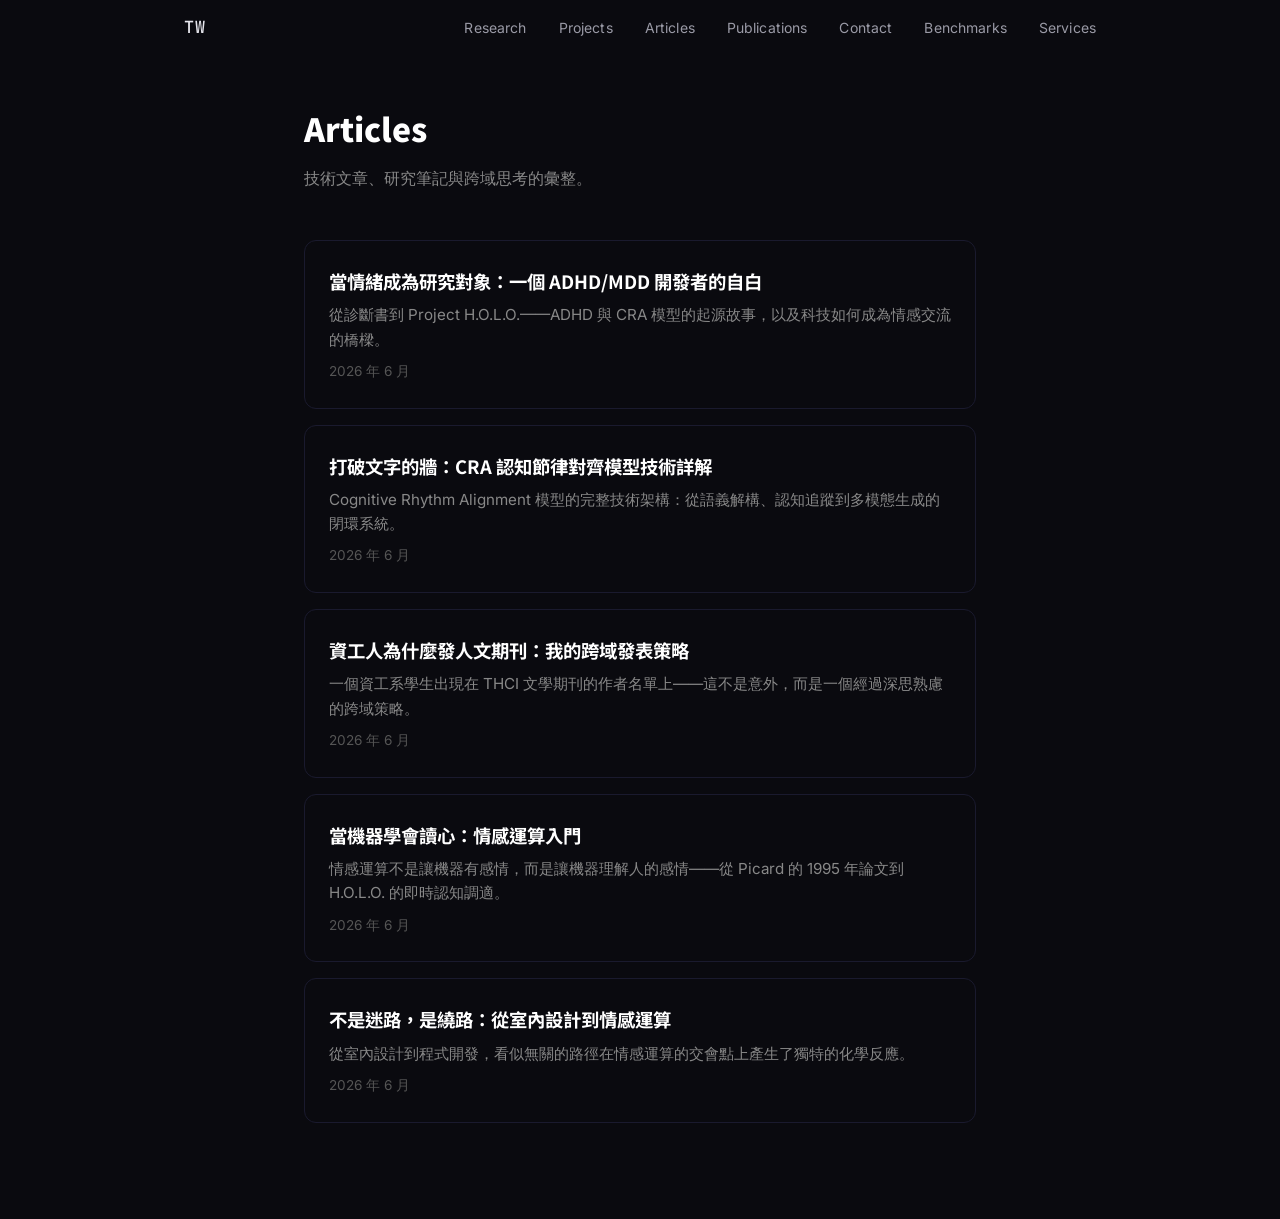
<file: articles/index.html>
<!DOCTYPE html>
<html lang="zh-Hant">
<head>
    <meta charset="UTF-8">
    <meta name="viewport" content="width=device-width, initial-scale=1.0">
    <title>Articles — 柯德瑋 Te-Wei Ko</title>
    <meta name="description" content="柯德瑋的技術文章與研究筆記：從 ADHD/MDD 開發者自白、CRA 模型詳解、跨域發表策略到情感運算入門。">
    <link rel="stylesheet" href="../css/style.css">
    <link rel="preconnect" href="https://fonts.googleapis.com">
    <link rel="preconnect" href="https://fonts.gstatic.com" crossorigin>
    <link href="https://fonts.googleapis.com/css2?family=Inter:wght@300;400;500;600;700;800&family=Noto+Sans+TC:wght@300;400;500;700;900&family=JetBrains+Mono:wght@400;500&display=swap" rel="stylesheet">
    <style>
        .article-list-page { padding-top: 100px; min-height: 100vh; background: #0a0a0f; color: #e0e0e0; }
        .article-list-container { max-width: 720px; margin: 0 auto; padding: 0 24px 80px; }
        .article-list-title { font-family: 'Noto Sans TC', sans-serif; font-size: 2rem; font-weight: 900; color: #fff; margin-bottom: 8px; }
        .article-list-desc { color: #888; margin-bottom: 48px; }
        .article-card { display: block; padding: 24px; margin-bottom: 16px; border: 1px solid #1a1a2e; border-radius: 12px; text-decoration: none; color: inherit; transition: border-color 0.2s, background 0.2s; }
        .article-card:hover { border-color: #6c5ce7; background: rgba(108,92,231,0.04); }
        .article-card h3 { font-family: 'Noto Sans TC', sans-serif; font-size: 1.15rem; font-weight: 700; color: #fff; margin-bottom: 6px; }
        .article-card p { color: #888; font-size: 0.95rem; line-height: 1.6; }
        .article-card .date { color: #555; font-size: 0.85rem; margin-top: 8px; }
    </style>
</head>
<body>

    <nav class="nav" id="nav">
        <div class="nav-inner">
            <a href="../index.html" class="nav-logo">TW</a>
            <div class="nav-links" id="nav-links">
                <a href="../index.html#research" class="nav-link">Research</a>
                <a href="../index.html#projects" class="nav-link">Projects</a>
                <a href="index.html" class="nav-link">Articles</a>
                <a href="../publications/" class="nav-link">Publications</a>
                <a href="../index.html#contact" class="nav-link">Contact</a>
                <a href="../benchmarks/" class="nav-link">Benchmarks</a>
                <a href="../services/" class="nav-link">Services</a>
            </div>
            <button class="nav-toggle" id="nav-toggle" aria-label="Menu">
                <span></span><span></span>
            </button>
        </div>
    </nav>

    <main class="article-list-page">
        <div class="article-list-container">
            <h1 class="article-list-title">Articles</h1>
            <p class="article-list-desc">技術文章、研究筆記與跨域思考的彙整。</p>

            <a href="emotion-research.html" class="article-card">
                <h3>當情緒成為研究對象：一個 ADHD/MDD 開發者的自白</h3>
                <p>從診斷書到 Project H.O.L.O.——ADHD 與 CRA 模型的起源故事，以及科技如何成為情感交流的橋樑。</p>
                <div class="date">2026 年 6 月</div>
            </a>

            <a href="cra-model.html" class="article-card">
                <h3>打破文字的牆：CRA 認知節律對齊模型技術詳解</h3>
                <p>Cognitive Rhythm Alignment 模型的完整技術架構：從語義解構、認知追蹤到多模態生成的閉環系統。</p>
                <div class="date">2026 年 6 月</div>
            </a>

            <a href="cross-domain-papers.html" class="article-card">
                <h3>資工人為什麼發人文期刊：我的跨域發表策略</h3>
                <p>一個資工系學生出現在 THCI 文學期刊的作者名單上——這不是意外，而是一個經過深思熟慮的跨域策略。</p>
                <div class="date">2026 年 6 月</div>
            </a>

            <a href="affective-computing.html" class="article-card">
                <h3>當機器學會讀心：情感運算入門</h3>
                <p>情感運算不是讓機器有感情，而是讓機器理解人的感情——從 Picard 的 1995 年論文到 H.O.L.O. 的即時認知調適。</p>
                <div class="date">2026 年 6 月</div>
            </a>

            <a href="cross-domain-path.html" class="article-card">
                <h3>不是迷路，是繞路：從室內設計到情感運算</h3>
                <p>從室內設計到程式開發，看似無關的路徑在情感運算的交會點上產生了獨特的化學反應。</p>
                <div class="date">2026 年 6 月</div>
            </a>
        </div>
    </main>

</body>
</html>
</file>
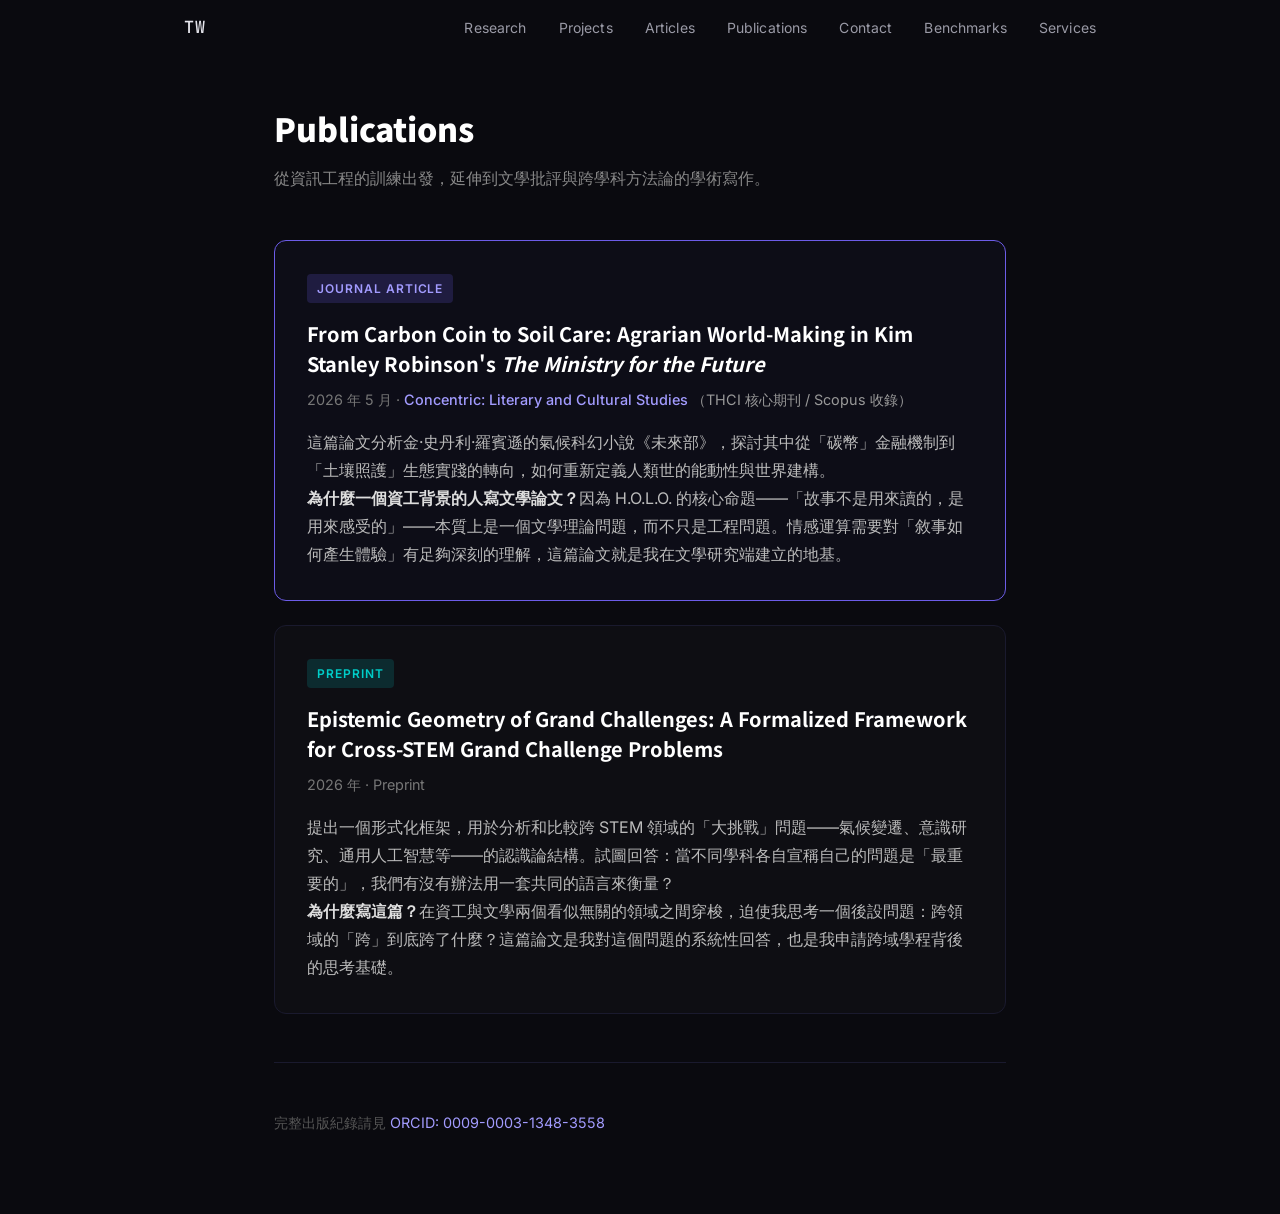
<file: publications/index.html>
<!DOCTYPE html>
<html lang="zh-Hant">
<head>
    <meta charset="UTF-8">
    <meta name="viewport" content="width=device-width, initial-scale=1.0">
    <title>Publications — 柯德瑋 Te-Wei Ko</title>
    <meta name="description" content="柯德瑋的學術出版：文學文化研究、跨學科方法論。">
    <link rel="stylesheet" href="../css/style.css">
    <link rel="preconnect" href="https://fonts.googleapis.com">
    <link rel="preconnect" href="https://fonts.gstatic.com" crossorigin>
    <link href="https://fonts.googleapis.com/css2?family=Inter:wght@300;400;500;600;700;800&family=Noto+Sans+TC:wght@300;400;500;700;900&family=JetBrains+Mono:wght@400;500&display=swap" rel="stylesheet">
    <style>
        .pub-page { padding-top: 100px; min-height: 100vh; background: #0a0a0f; color: #e0e0e0; }
        .pub-container { max-width: 780px; margin: 0 auto; padding: 0 24px 80px; }
        .pub-title { font-family: 'Noto Sans TC', sans-serif; font-size: 2rem; font-weight: 900; color: #fff; margin-bottom: 8px; }
        .pub-desc { color: #888; margin-bottom: 48px; }
        .pub-card { border: 1px solid #1a1a2e; border-radius: 12px; padding: 32px; margin-bottom: 24px; background: rgba(255,255,255,0.015); }
        .pub-card.featured { border-color: #6c5ce7; background: rgba(108,92,231,0.03); }
        .pub-type { display: inline-block; font-size: 0.75rem; font-weight: 600; text-transform: uppercase; letter-spacing: 0.08em; padding: 4px 10px; border-radius: 4px; margin-bottom: 16px; }
        .pub-type.journal { background: rgba(108,92,231,0.2); color: #a29bfe; }
        .pub-type.preprint { background: rgba(0,206,209,0.15); color: #00cec9; }
        .pub-card h2 { font-family: 'Noto Sans TC', sans-serif; font-size: 1.25rem; font-weight: 700; color: #fff; line-height: 1.5; margin-bottom: 8px; }
        .pub-meta { font-size: 0.9rem; color: #777; margin-bottom: 16px; }
        .pub-meta span { color: #999; }
        .pub-meta .journal-name { color: #a29bfe; font-weight: 500; }
        .pub-context { font-size: 1rem; line-height: 1.75; color: #bbb; }
        .pub-context strong { color: #ddd; }
        .pub-divider { border: none; border-top: 1px solid #1a1a2e; margin: 48px 0; }
        .pub-note { font-size: 0.9rem; color: #555; line-height: 1.6; }
        .pub-note a { color: #a29bfe; text-decoration: none; }
    </style>
</head>
<body>

    <nav class="nav" id="nav">
        <div class="nav-inner">
            <a href="../index.html" class="nav-logo">TW</a>
            <div class="nav-links" id="nav-links">
                <a href="../index.html#research" class="nav-link">Research</a>
                <a href="../index.html#projects" class="nav-link">Projects</a>
                <a href="../articles/" class="nav-link">Articles</a>
                <a href="index.html" class="nav-link">Publications</a>
                <a href="../index.html#contact" class="nav-link">Contact</a>
                <a href="../benchmarks/" class="nav-link">Benchmarks</a>
                <a href="../services/" class="nav-link">Services</a>
            </div>
            <button class="nav-toggle" id="nav-toggle" aria-label="Menu">
                <span></span><span></span>
            </button>
        </div>
    </nav>

    <main class="pub-page">
        <div class="pub-container">
            <h1 class="pub-title">Publications</h1>
            <p class="pub-desc">從資訊工程的訓練出發，延伸到文學批評與跨學科方法論的學術寫作。</p>

            <!-- Publication 1: Featured -->
            <div class="pub-card featured">
                <span class="pub-type journal">Journal Article</span>
                <h2>From Carbon Coin to Soil Care: Agrarian World-Making in Kim Stanley Robinson's <em>The Ministry for the Future</em></h2>
                <div class="pub-meta">
                    2026 年 5 月 · <span class="journal-name">Concentric: Literary and Cultural Studies</span>
                    <span>（THCI 核心期刊 / Scopus 收錄）</span>
                </div>
                <div class="pub-context">
                    <p>這篇論文分析金·史丹利·羅賓遜的氣候科幻小說《未來部》，探討其中從「碳幣」金融機制到「土壤照護」生態實踐的轉向，如何重新定義人類世的能動性與世界建構。</p>
                    <p><strong>為什麼一個資工背景的人寫文學論文？</strong>因為 H.O.L.O. 的核心命題——「故事不是用來讀的，是用來感受的」——本質上是一個文學理論問題，而不只是工程問題。情感運算需要對「敘事如何產生體驗」有足夠深刻的理解，這篇論文就是我在文學研究端建立的地基。</p>
                </div>
            </div>

            <!-- Publication 2 -->
            <div class="pub-card">
                <span class="pub-type preprint">Preprint</span>
                <h2>Epistemic Geometry of Grand Challenges: A Formalized Framework for Cross-STEM Grand Challenge Problems</h2>
                <div class="pub-meta">2026 年 · Preprint</div>
                <div class="pub-context">
                    <p>提出一個形式化框架，用於分析和比較跨 STEM 領域的「大挑戰」問題——氣候變遷、意識研究、通用人工智慧等——的認識論結構。試圖回答：當不同學科各自宣稱自己的問題是「最重要的」，我們有沒有辦法用一套共同的語言來衡量？</p>
                    <p><strong>為什麼寫這篇？</strong>在資工與文學兩個看似無關的領域之間穿梭，迫使我思考一個後設問題：跨領域的「跨」到底跨了什麼？這篇論文是我對這個問題的系統性回答，也是我申請跨域學程背後的思考基礎。</p>
                </div>
            </div>

            <hr class="pub-divider">

            <p class="pub-note">
                完整出版紀錄請見 <a href="https://orcid.org/0009-0003-1348-3558" target="_blank" rel="noopener">ORCID: 0009-0003-1348-3558</a>
            </p>
        </div>
    </main>

</body>
</html>
</file>
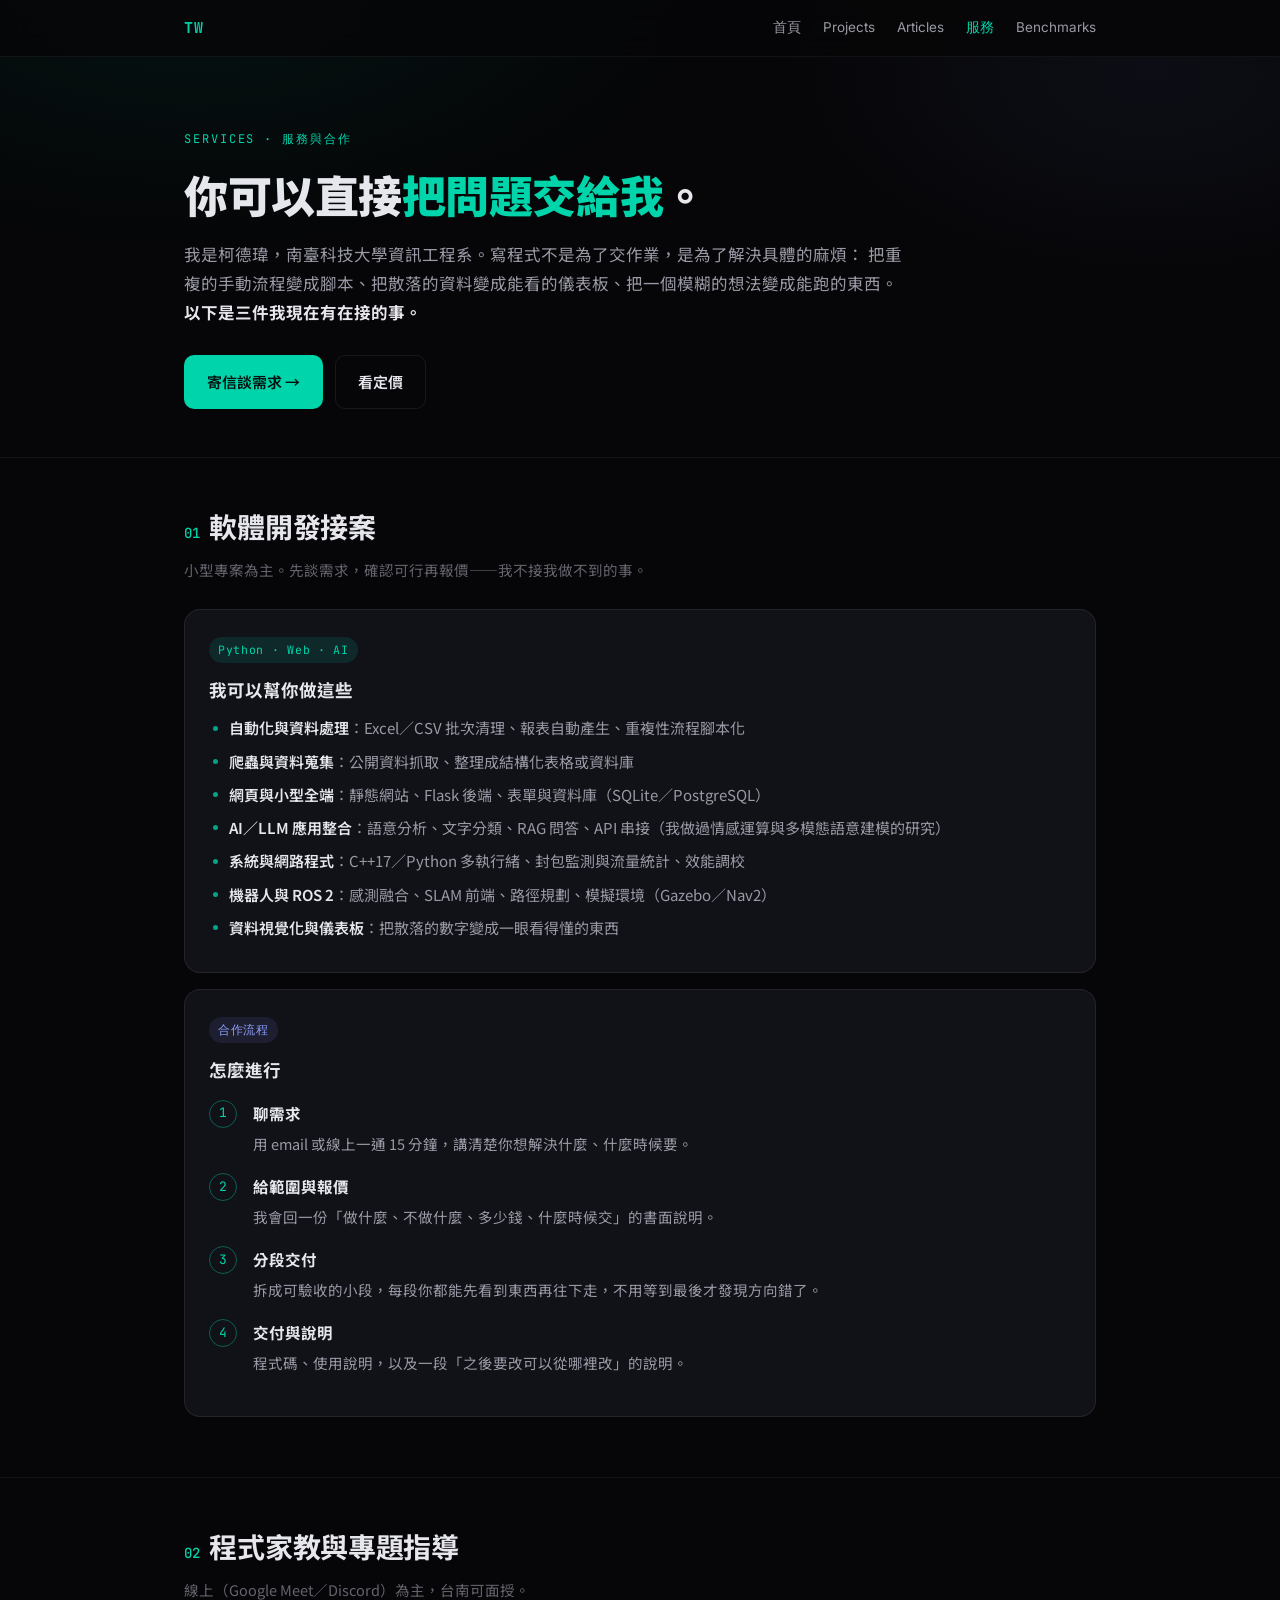
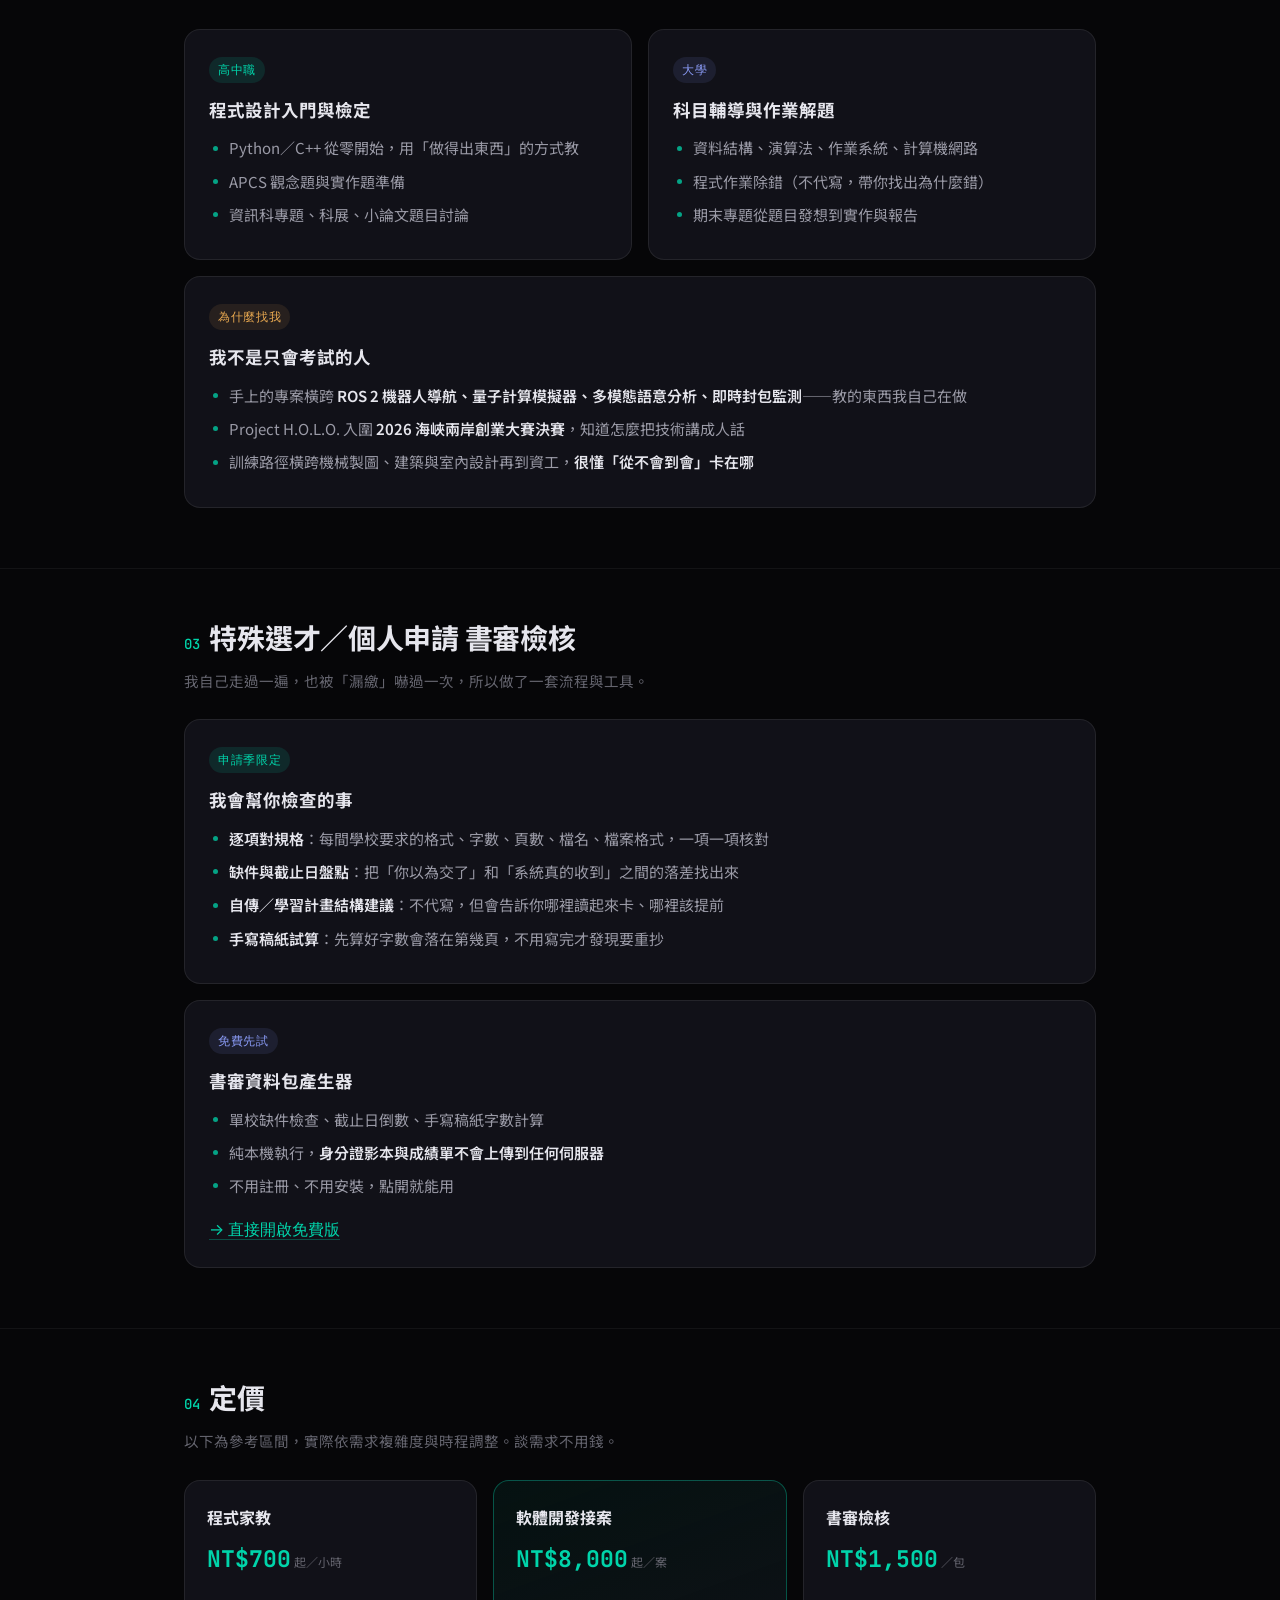
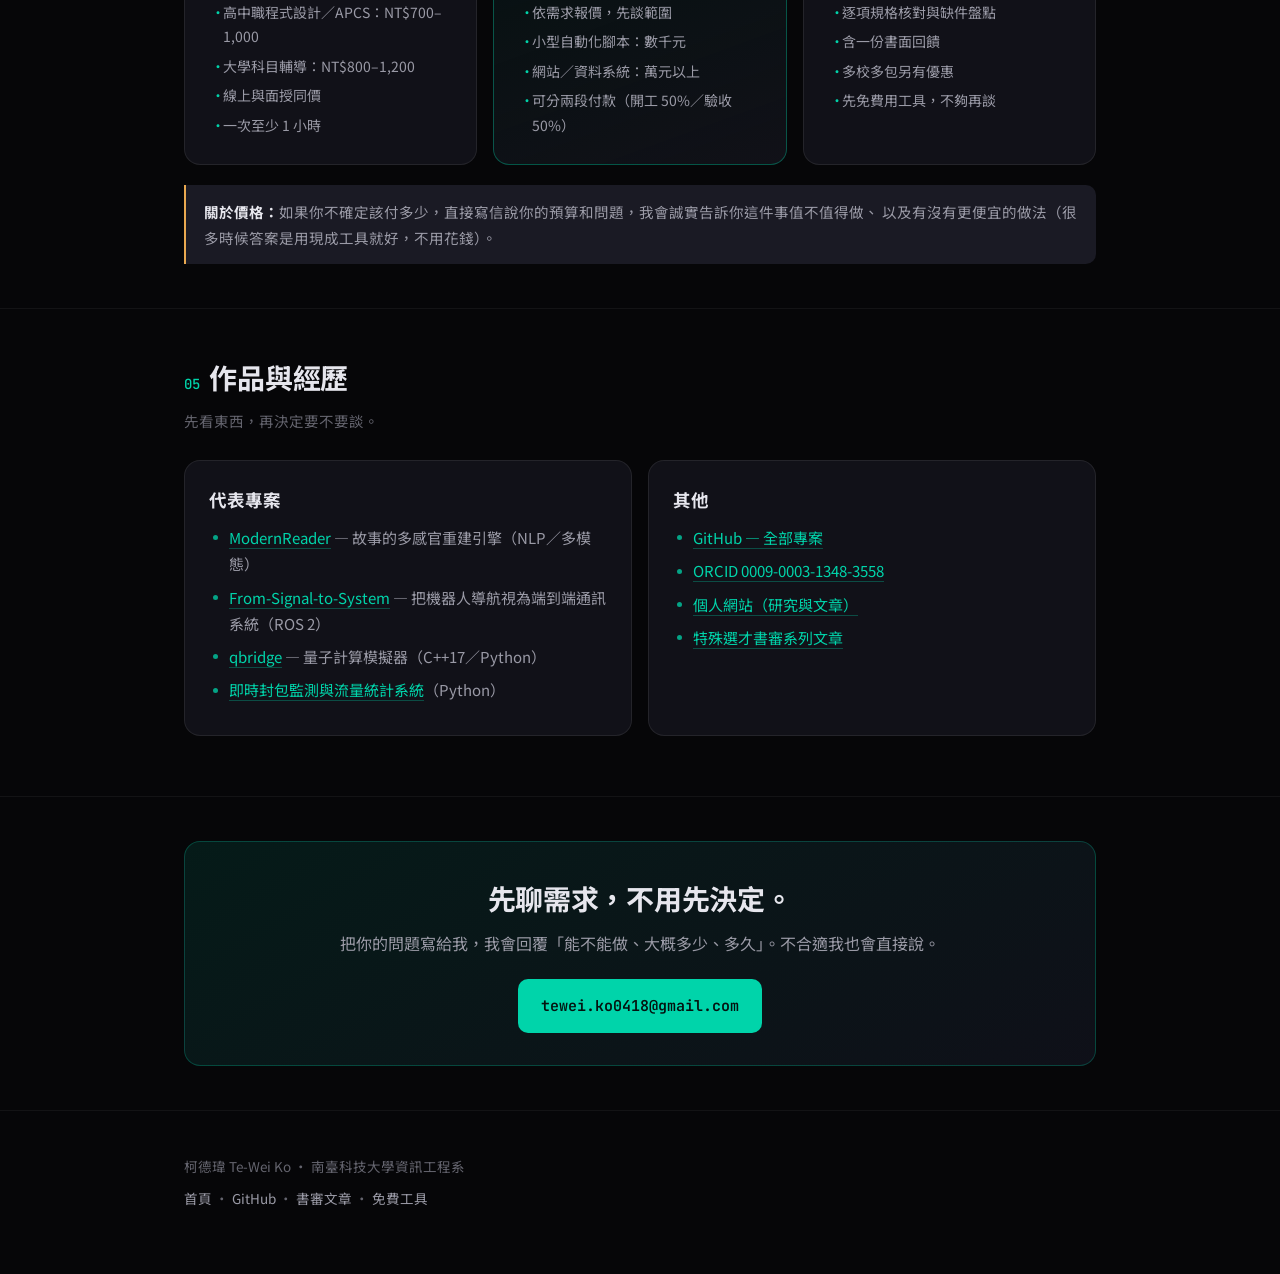
<file: services/index.html>
<!DOCTYPE html>
<html lang="zh-Hant">
<head>
<meta charset="UTF-8">
<meta name="viewport" content="width=device-width, initial-scale=1.0">
<title>服務與合作 — 柯德瑋 Te-Wei Ko</title>
<meta name="description" content="軟體開發接案、程式家教與專題指導、特殊選才書審檢核。柯德瑋（TeWei02），南臺科技大學資訊工程系，專長 Python 自動化、網頁開發、AI 應用、ROS 2 與系統程式。">
<meta name="keywords" content="接案, 程式接案, Python接案, 網頁開發, 程式家教, APCS, 專題指導, 特殊選才, 書審, 備審, 台南家教">
<meta name="author" content="柯德瑋 Te-Wei Ko">
<link rel="canonical" href="https://tewei02.github.io/services/">
<meta property="og:type" content="website">
<meta property="og:title" content="服務與合作 — 柯德瑋 Te-Wei Ko">
<meta property="og:description" content="軟體開發接案、程式家教與專題指導、特殊選才書審檢核。">
<meta property="og:url" content="https://tewei02.github.io/services/">
<link rel="icon" href="../favicon.ico">
<link rel="preconnect" href="https://fonts.googleapis.com">
<link rel="preconnect" href="https://fonts.gstatic.com" crossorigin>
<link href="https://fonts.googleapis.com/css2?family=Inter:wght@300;400;500;600;700;800&family=Noto+Sans+TC:wght@300;400;500;700;900&family=JetBrains+Mono:wght@400;500&display=swap" rel="stylesheet">
<style>
:root{
  --bg-base:#060608; --bg-card:#111118; --bg-card-hover:#16161f; --bg-elevated:#1a1a24;
  --border-subtle:rgba(255,255,255,.05); --border-default:rgba(255,255,255,.08);
  --text-primary:#e6e6ed; --text-secondary:#9a9aa6; --text-tertiary:#64646e;
  --accent:#00d4aa; --accent-dim:rgba(0,212,170,.12);
  --accent-2:#8b9cf7; --accent-2-dim:rgba(139,156,247,.1);
  --accent-amber:#e8a850;
  --font-sans:'Inter',-apple-system,BlinkMacSystemFont,'Segoe UI',sans-serif;
  --font-tc:'Noto Sans TC',sans-serif;
  --font-mono:'JetBrains Mono','SF Mono',monospace;
  --max-width:960px; --radius-md:10px; --radius-lg:16px;
}
*,*::before,*::after{margin:0;padding:0;box-sizing:border-box}
html{scroll-behavior:smooth;-webkit-font-smoothing:antialiased;font-size:16px}
body{
  font-family:var(--font-sans); background:var(--bg-base); color:var(--text-primary);
  line-height:1.75;
}
body::before{
  content:''; position:fixed; inset:0; pointer-events:none; z-index:0;
  background:radial-gradient(900px 500px at 15% -5%, rgba(0,212,170,.07), transparent 60%),
             radial-gradient(700px 400px at 90% 8%, rgba(139,156,247,.06), transparent 60%);
}
.wrap{max-width:var(--max-width); margin:0 auto; padding:0 24px; position:relative; z-index:1}

/* nav */
.nav{position:sticky; top:0; z-index:50; background:rgba(6,6,8,.86); backdrop-filter:blur(14px); border-bottom:1px solid var(--border-subtle)}
.nav-inner{max-width:var(--max-width); margin:0 auto; padding:0 24px; height:56px; display:flex; align-items:center; justify-content:space-between}
.nav-logo{font-family:var(--font-mono); font-weight:700; font-size:15px; color:var(--accent); text-decoration:none; letter-spacing:.05em}
.nav-links{display:flex; gap:22px; flex-wrap:wrap}
.nav-link{color:var(--text-secondary); text-decoration:none; font-size:13.5px; transition:color .2s}
.nav-link:hover{color:var(--accent)}

/* hero */
header.hero{padding:72px 0 48px}
.eyebrow{font-family:var(--font-mono); font-size:12px; letter-spacing:.16em; text-transform:uppercase; color:var(--accent); margin-bottom:16px; display:block}
h1{font-family:var(--font-tc); font-size:clamp(28px,5.2vw,44px); font-weight:900; line-height:1.28; letter-spacing:-.01em; margin-bottom:18px}
h1 em{font-style:normal; color:var(--accent)}
.lead{color:var(--text-secondary); font-size:16.5px; max-width:44em; font-family:var(--font-tc)}
.lead strong{color:var(--text-primary)}
.cta{display:flex; gap:12px; flex-wrap:wrap; margin-top:28px}
.btn{display:inline-flex; align-items:center; gap:8px; padding:13px 22px; border-radius:var(--radius-md); text-decoration:none; font-size:15px; font-weight:600; font-family:var(--font-tc); border:1px solid transparent; transition:.2s}
.btn-primary{background:var(--accent); color:#04120f}
.btn-primary:hover{background:#00e8bb}
.btn-ghost{border-color:var(--border-default); color:var(--text-primary)}
.btn-ghost:hover{border-color:var(--accent); color:var(--accent)}

section{padding:44px 0; border-top:1px solid var(--border-subtle)}
h2{font-family:var(--font-tc); font-size:clamp(21px,3.4vw,28px); font-weight:700; margin-bottom:6px; letter-spacing:-.01em}
h2 .num{font-family:var(--font-mono); font-size:14px; color:var(--accent); margin-right:10px; font-weight:500}
.sub{color:var(--text-tertiary); font-size:14.5px; margin-bottom:26px; font-family:var(--font-tc)}

.card{background:var(--bg-card); border:1px solid var(--border-default); border-radius:var(--radius-lg); padding:24px; margin-bottom:16px}
.card h3{font-family:var(--font-tc); font-size:17.5px; font-weight:700; margin-bottom:4px}
.card .tag{display:inline-block; font-family:var(--font-mono); font-size:11.5px; letter-spacing:.06em; color:var(--accent); background:var(--accent-dim); padding:3px 9px; border-radius:999px; margin-bottom:12px}
.card .tag.blue{color:var(--accent-2); background:var(--accent-2-dim)}
.card .tag.amber{color:var(--accent-amber); background:rgba(232,168,80,.1)}

ul.clean{list-style:none; margin-top:10px}
ul.clean li{position:relative; padding-left:20px; margin:7px 0; color:var(--text-secondary); font-size:15px; font-family:var(--font-tc)}
ul.clean li::before{content:''; position:absolute; left:4px; top:.68em; width:5px; height:5px; border-radius:50%; background:var(--accent); opacity:.75}
ul.clean li strong{color:var(--text-primary); font-weight:600}

.grid{display:grid; gap:16px}
@media(min-width:760px){ .g2{grid-template-columns:1fr 1fr} .g3{grid-template-columns:repeat(3,1fr)} }

.price{background:var(--bg-card); border:1px solid var(--border-default); border-radius:var(--radius-lg); padding:22px; display:flex; flex-direction:column}
.price.hl{border-color:rgba(0,212,170,.35); background:linear-gradient(160deg,rgba(0,212,170,.06),var(--bg-card))}
.price h4{font-family:var(--font-tc); font-size:16px; margin-bottom:8px; font-weight:700}
.price .amt{font-family:var(--font-mono); font-size:23px; font-weight:700; color:var(--accent); margin-bottom:2px}
.price .amt small{font-size:12px; color:var(--text-tertiary); font-weight:400; font-family:var(--font-tc)}
.price ul{list-style:none; margin:14px 0 0; font-size:14px; color:var(--text-secondary); font-family:var(--font-tc); flex:1}
.price ul li{margin:5px 0; padding-left:16px; position:relative}
.price ul li::before{content:'·'; position:absolute; left:4px; color:var(--accent)}

.steps{counter-reset:s; margin-top:14px}
.step{counter-increment:s; position:relative; padding-left:44px; margin-bottom:16px; font-family:var(--font-tc)}
.step::before{
  content:counter(s); position:absolute; left:0; top:0; width:28px; height:28px;
  border:1px solid rgba(0,212,170,.4); border-radius:50%; color:var(--accent);
  font-family:var(--font-mono); font-size:13px; display:flex; align-items:center; justify-content:center;
}
.step strong{display:block; font-size:15.5px; margin-bottom:2px}
.step span{color:var(--text-secondary); font-size:14.5px}

.note{background:var(--bg-elevated); border-left:2px solid var(--accent-amber); border-radius:0 var(--radius-md) var(--radius-md) 0; padding:14px 18px; font-size:14.5px; color:var(--text-secondary); font-family:var(--font-tc); margin-top:20px}
.note strong{color:var(--text-primary)}

.contact{background:linear-gradient(150deg,rgba(0,212,170,.1),rgba(139,156,247,.07)); border:1px solid rgba(0,212,170,.25); border-radius:var(--radius-lg); padding:32px 26px; text-align:center}
.contact h2{border:none}
.contact p{color:var(--text-secondary); font-family:var(--font-tc); max-width:38em; margin:0 auto 22px}
.mail{font-family:var(--font-mono); font-size:15px}

footer{padding:44px 0 64px; border-top:1px solid var(--border-subtle); color:var(--text-tertiary); font-size:13.5px; font-family:var(--font-tc)}
footer a{color:var(--text-secondary); text-decoration:none}
footer a:hover{color:var(--accent)}
a.inline{color:var(--accent); text-decoration:none; border-bottom:1px solid rgba(0,212,170,.3)}
a.inline:hover{border-bottom-color:var(--accent)}
</style>
</head>
<body>

<nav class="nav">
  <div class="nav-inner">
    <a href="../" class="nav-logo">TW</a>
    <div class="nav-links">
      <a href="../" class="nav-link">首頁</a>
      <a href="../#projects" class="nav-link">Projects</a>
      <a href="../articles/" class="nav-link">Articles</a>
      <a href="./" class="nav-link" style="color:var(--accent)">服務</a>
        <a href="../benchmarks/" class="nav-link">Benchmarks</a>
    </div>
  </div>
</nav>

<header class="hero">
  <div class="wrap">
    <span class="eyebrow">Services · 服務與合作</span>
    <h1>你可以直接<em>把問題交給我</em>。</h1>
    <p class="lead">
      我是柯德瑋，南臺科技大學資訊工程系。寫程式不是為了交作業，是為了解決具體的麻煩：
      把重複的手動流程變成腳本、把散落的資料變成能看的儀表板、把一個模糊的想法變成能跑的東西。
      <strong>以下是三件我現在有在接的事。</strong>
    </p>
    <div class="cta">
      <a class="btn btn-primary" href="mailto:tewei.ko0418@gmail.com?subject=%E8%A9%A2%E5%95%8F%EF%BC%9A%E6%9C%8D%E5%8B%99%E5%90%88%E4%BD%9C">寄信談需求 →</a>
      <a class="btn btn-ghost" href="#pricing">看定價</a>
    </div>
  </div>
</header>

<section id="dev">
  <div class="wrap">
    <h2><span class="num">01</span>軟體開發接案</h2>
    <p class="sub">小型專案為主。先談需求，確認可行再報價——我不接我做不到的事。</p>
    <div class="card">
      <span class="tag">Python · Web · AI</span>
      <h3>我可以幫你做這些</h3>
      <ul class="clean">
        <li><strong>自動化與資料處理</strong>：Excel／CSV 批次清理、報表自動產生、重複性流程腳本化</li>
        <li><strong>爬蟲與資料蒐集</strong>：公開資料抓取、整理成結構化表格或資料庫</li>
        <li><strong>網頁與小型全端</strong>：靜態網站、Flask 後端、表單與資料庫（SQLite／PostgreSQL）</li>
        <li><strong>AI／LLM 應用整合</strong>：語意分析、文字分類、RAG 問答、API 串接（我做過情感運算與多模態語意建模的研究）</li>
        <li><strong>系統與網路程式</strong>：C++17／Python 多執行緒、封包監測與流量統計、效能調校</li>
        <li><strong>機器人與 ROS 2</strong>：感測融合、SLAM 前端、路徑規劃、模擬環境（Gazebo／Nav2）</li>
        <li><strong>資料視覺化與儀表板</strong>：把散落的數字變成一眼看得懂的東西</li>
      </ul>
    </div>
    <div class="card">
      <span class="tag blue">合作流程</span>
      <h3>怎麼進行</h3>
      <div class="steps">
        <div class="step"><strong>聊需求</strong><span>用 email 或線上一通 15 分鐘，講清楚你想解決什麼、什麼時候要。</span></div>
        <div class="step"><strong>給範圍與報價</strong><span>我會回一份「做什麼、不做什麼、多少錢、什麼時候交」的書面說明。</span></div>
        <div class="step"><strong>分段交付</strong><span>拆成可驗收的小段，每段你都能先看到東西再往下走，不用等到最後才發現方向錯了。</span></div>
        <div class="step"><strong>交付與說明</strong><span>程式碼、使用說明，以及一段「之後要改可以從哪裡改」的說明。</span></div>
      </div>
    </div>
  </div>
</section>

<section id="tutor">
  <div class="wrap">
    <h2><span class="num">02</span>程式家教與專題指導</h2>
    <p class="sub">線上（Google Meet／Discord）為主，台南可面授。</p>
    <div class="grid g2">
      <div class="card">
        <span class="tag">高中職</span>
        <h3>程式設計入門與檢定</h3>
        <ul class="clean">
          <li>Python／C++ 從零開始，用「做得出東西」的方式教</li>
          <li>APCS 觀念題與實作題準備</li>
          <li>資訊科專題、科展、小論文題目討論</li>
        </ul>
      </div>
      <div class="card">
        <span class="tag blue">大學</span>
        <h3>科目輔導與作業解題</h3>
        <ul class="clean">
          <li>資料結構、演算法、作業系統、計算機網路</li>
          <li>程式作業除錯（不代寫，帶你找出為什麼錯）</li>
          <li>期末專題從題目發想到實作與報告</li>
        </ul>
      </div>
    </div>
    <div class="card">
      <span class="tag amber">為什麼找我</span>
      <h3>我不是只會考試的人</h3>
      <ul class="clean">
        <li>手上的專案橫跨 <strong>ROS 2 機器人導航、量子計算模擬器、多模態語意分析、即時封包監測</strong>——教的東西我自己在做</li>
        <li>Project H.O.L.O. 入圍 <strong>2026 海峽兩岸創業大賽決賽</strong>，知道怎麼把技術講成人話</li>
        <li>訓練路徑橫跨機械製圖、建築與室內設計再到資工，<strong>很懂「從不會到會」卡在哪</strong></li>
      </ul>
    </div>
  </div>
</section>

<section id="beishen">
  <div class="wrap">
    <h2><span class="num">03</span>特殊選才／個人申請 書審檢核</h2>
    <p class="sub">我自己走過一遍，也被「漏繳」嚇過一次，所以做了一套流程與工具。</p>
    <div class="card">
      <span class="tag">申請季限定</span>
      <h3>我會幫你檢查的事</h3>
      <ul class="clean">
        <li><strong>逐項對規格</strong>：每間學校要求的格式、字數、頁數、檔名、檔案格式，一項一項核對</li>
        <li><strong>缺件與截止日盤點</strong>：把「你以為交了」和「系統真的收到」之間的落差找出來</li>
        <li><strong>自傳／學習計畫結構建議</strong>：不代寫，但會告訴你哪裡讀起來卡、哪裡該提前</li>
        <li><strong>手寫稿紙試算</strong>：先算好字數會落在第幾頁，不用寫完才發現要重抄</li>
      </ul>
    </div>
    <div class="card">
      <span class="tag blue">免費先試</span>
      <h3>書審資料包產生器</h3>
      <ul class="clean">
        <li>單校缺件檢查、截止日倒數、手寫稿紙字數計算</li>
        <li>純本機執行，<strong>身分證影本與成績單不會上傳到任何伺服器</strong></li>
        <li>不用註冊、不用安裝，點開就能用</li>
      </ul>
      <p style="margin-top:16px"><a class="inline" href="https://tewei02.github.io/writings/tool/">→ 直接開啟免費版</a></p>
    </div>
  </div>
</section>

<section id="pricing">
  <div class="wrap">
    <h2><span class="num">04</span>定價</h2>
    <p class="sub">以下為參考區間，實際依需求複雜度與時程調整。談需求不用錢。</p>
    <div class="grid g3">
      <div class="price">
        <h4>程式家教</h4>
        <div class="amt">NT$700<small> 起／小時</small></div>
        <ul>
          <li>高中職程式設計／APCS：NT$700–1,000</li>
          <li>大學科目輔導：NT$800–1,200</li>
          <li>線上與面授同價</li>
          <li>一次至少 1 小時</li>
        </ul>
      </div>
      <div class="price hl">
        <h4>軟體開發接案</h4>
        <div class="amt">NT$8,000<small> 起／案</small></div>
        <ul>
          <li>依需求報價，先談範圍</li>
          <li>小型自動化腳本：數千元</li>
          <li>網站／資料系統：萬元以上</li>
          <li>可分兩段付款（開工 50%／驗收 50%）</li>
        </ul>
      </div>
      <div class="price">
        <h4>書審檢核</h4>
        <div class="amt">NT$1,500<small> ／包</small></div>
        <ul>
          <li>逐項規格核對與缺件盤點</li>
          <li>含一份書面回饋</li>
          <li>多校多包另有優惠</li>
          <li>先免費用工具，不夠再談</li>
        </ul>
      </div>
    </div>
    <div class="note">
      <strong>關於價格：</strong>如果你不確定該付多少，直接寫信說你的預算和問題，我會誠實告訴你這件事值不值得做、
      以及有沒有更便宜的做法（很多時候答案是用現成工具就好，不用花錢）。
    </div>
  </div>
</section>

<section>
  <div class="wrap">
    <h2><span class="num">05</span>作品與經歷</h2>
    <p class="sub">先看東西，再決定要不要談。</p>
    <div class="grid g2">
      <div class="card">
        <h3>代表專案</h3>
        <ul class="clean">
          <li><a class="inline" href="https://github.com/TeWei02/ModernReader">ModernReader</a> — 故事的多感官重建引擎（NLP／多模態）</li>
          <li><a class="inline" href="https://github.com/TeWei02/From-Signal-to-System">From-Signal-to-System</a> — 把機器人導航視為端到端通訊系統（ROS 2）</li>
          <li><a class="inline" href="https://github.com/TeWei02/qbridge">qbridge</a> — 量子計算模擬器（C++17／Python）</li>
          <li><a class="inline" href="https://github.com/TeWei02/Real-time-Packet-Monitoring-and-Traffic-Statistics-System">即時封包監測與流量統計系統</a>（Python）</li>
        </ul>
      </div>
      <div class="card">
        <h3>其他</h3>
        <ul class="clean">
          <li><a class="inline" href="https://github.com/TeWei02">GitHub — 全部專案</a></li>
          <li><a class="inline" href="https://orcid.org/0009-0003-1348-3558">ORCID 0009-0003-1348-3558</a></li>
          <li><a class="inline" href="https://tewei02.github.io/">個人網站（研究與文章）</a></li>
          <li><a class="inline" href="https://tewei02.github.io/writings/">特殊選才書審系列文章</a></li>
        </ul>
      </div>
    </div>
  </div>
</section>

<section>
  <div class="wrap">
    <div class="contact">
      <h2>先聊需求，不用先決定。</h2>
      <p>把你的問題寫給我，我會回覆「能不能做、大概多少、多久」。不合適我也會直接說。</p>
      <a class="btn btn-primary mail" href="mailto:tewei.ko0418@gmail.com?subject=%E8%A9%A2%E5%95%8F%EF%BC%9A%E6%9C%8D%E5%8B%99%E5%90%88%E4%BD%9C">tewei.ko0418@gmail.com</a>
    </div>
  </div>
</section>

<footer>
  <div class="wrap">
    <p style="margin-bottom:8px">柯德瑋 Te-Wei Ko · 南臺科技大學資訊工程系</p>
    <p><a href="../">首頁</a> · <a href="https://github.com/TeWei02">GitHub</a> · <a href="https://tewei02.github.io/writings/">書審文章</a> · <a href="https://tewei02.github.io/writings/tool/">免費工具</a></p>
  </div>
</footer>

<script type="application/ld+json">
{
  "@context":"https://schema.org",
  "@type":"ProfessionalService",
  "name":"柯德瑋 Te-Wei Ko — 軟體開發與教學服務",
  "url":"https://tewei02.github.io/services/",
  "email":"tewei.ko0418@gmail.com",
  "description":"軟體開發接案、程式家教與專題指導、特殊選才書審檢核。",
  "areaServed":"Taiwan",
  "availableLanguage":["zh-TW","en"],
  "provider":{"@type":"Person","name":"柯德瑋 Te-Wei Ko","url":"https://tewei02.github.io/","affiliation":{"@type":"Organization","name":"Southern Taiwan University of Science and Technology"}},
  "hasOfferCatalog":{
    "@type":"OfferCatalog",
    "name":"服務項目",
    "itemListElement":[
      {"@type":"Offer","itemOffered":{"@type":"Service","name":"軟體開發接案"}},
      {"@type":"Offer","itemOffered":{"@type":"Service","name":"程式家教與專題指導"}},
      {"@type":"Offer","itemOffered":{"@type":"Service","name":"特殊選才書審檢核"}}
    ]
  }
}
</script>

</body>
</html>
</file>
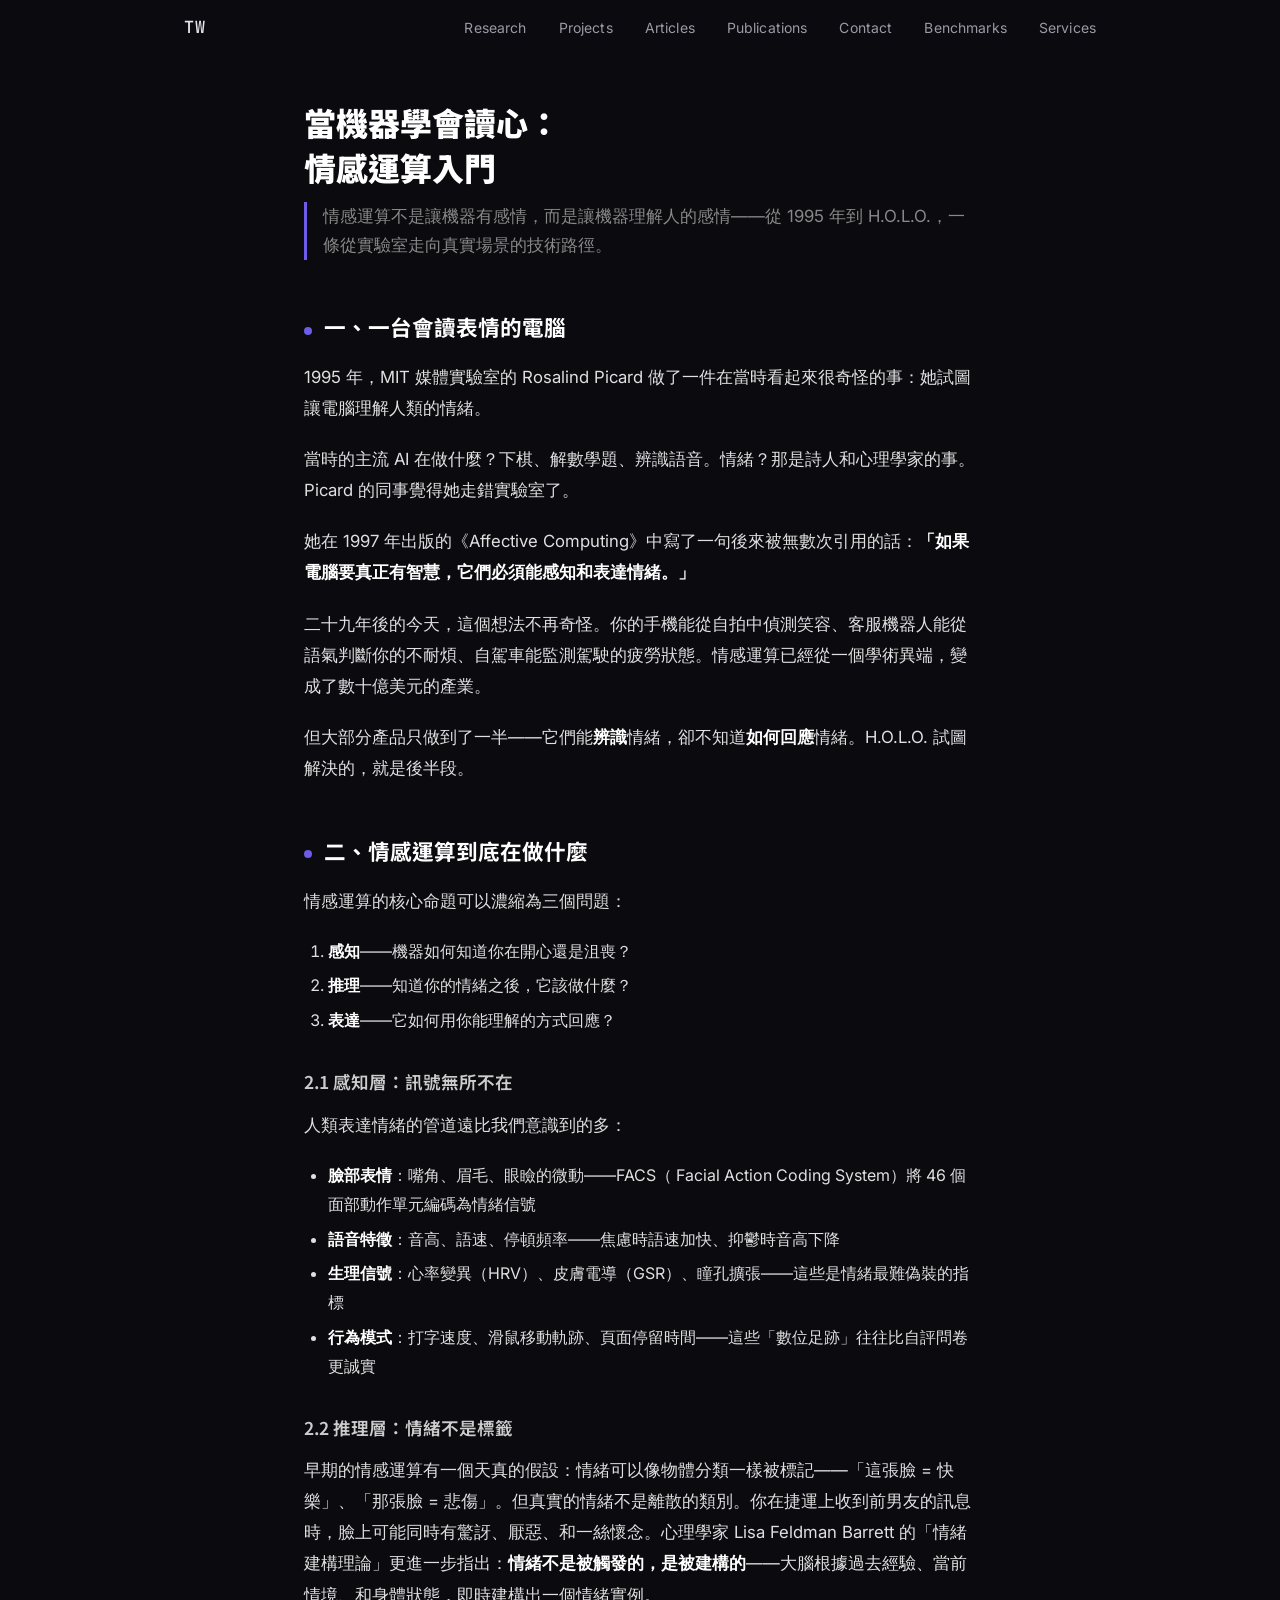
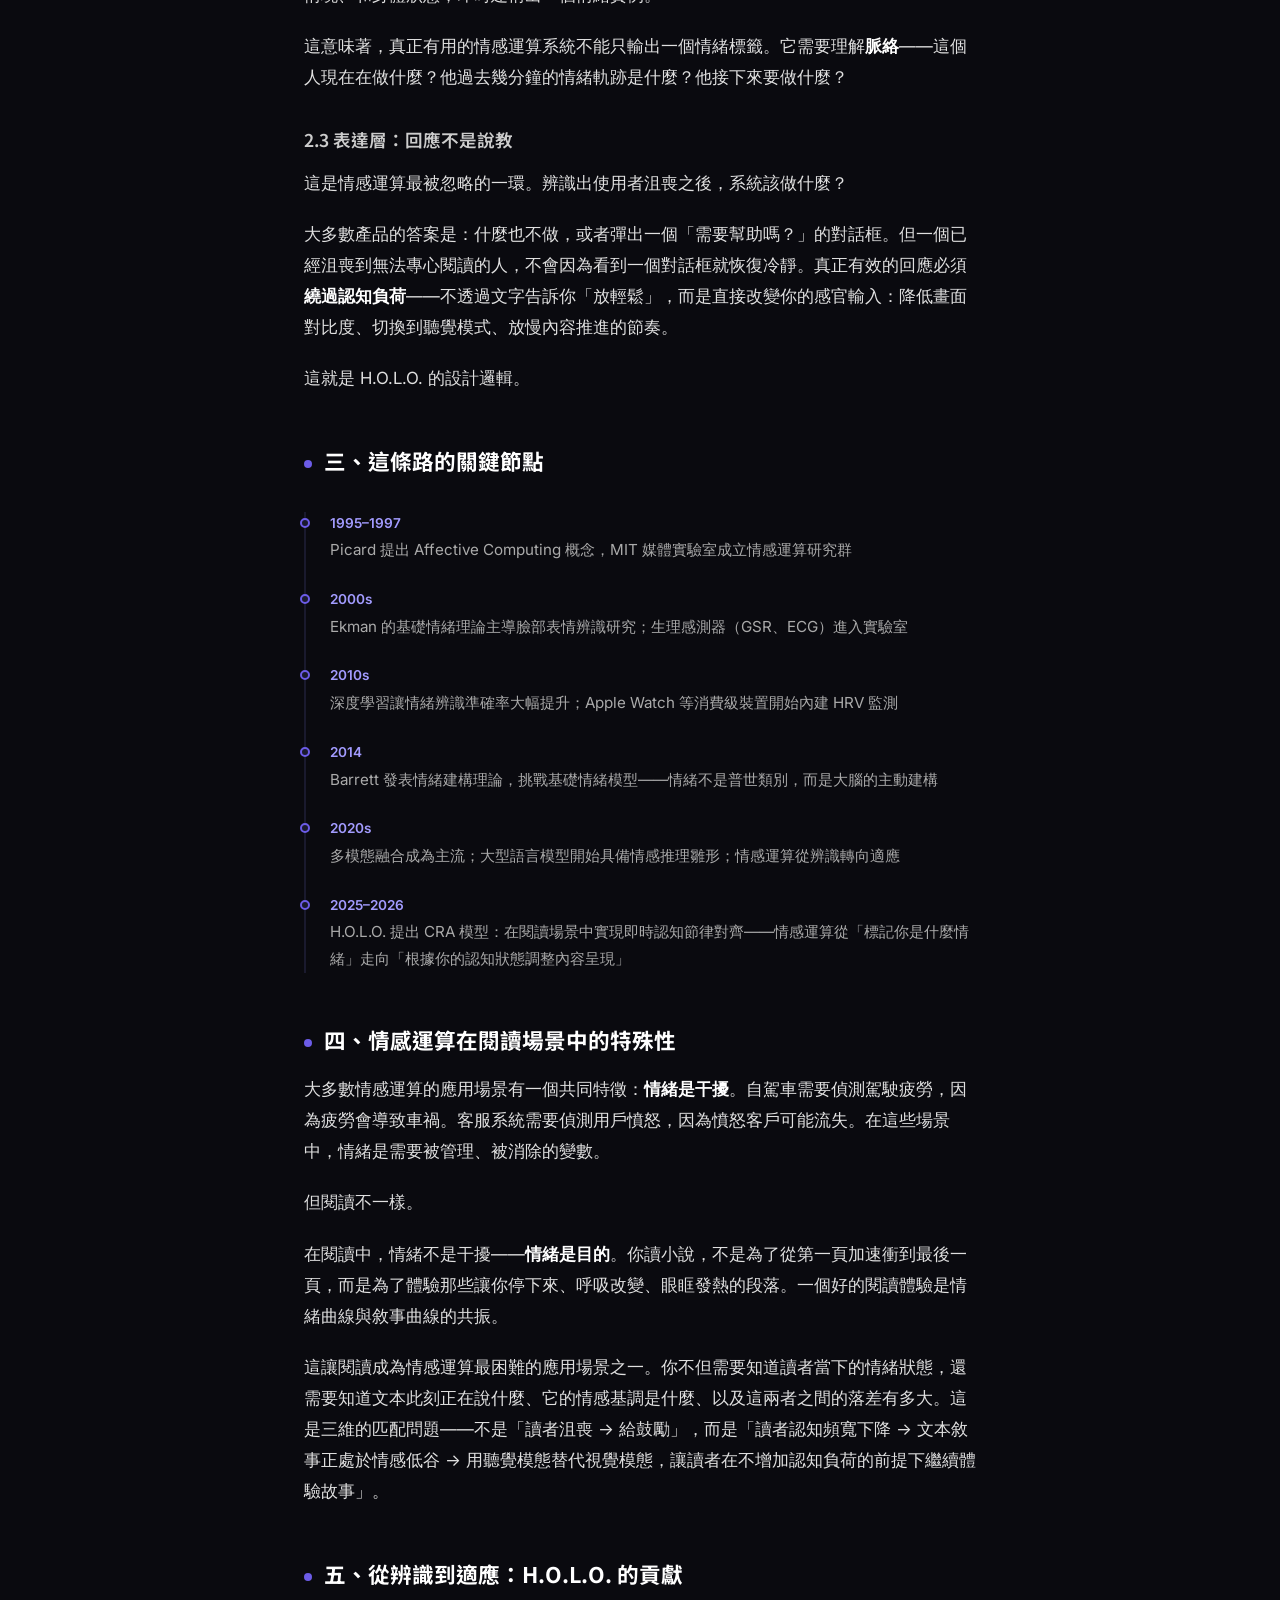
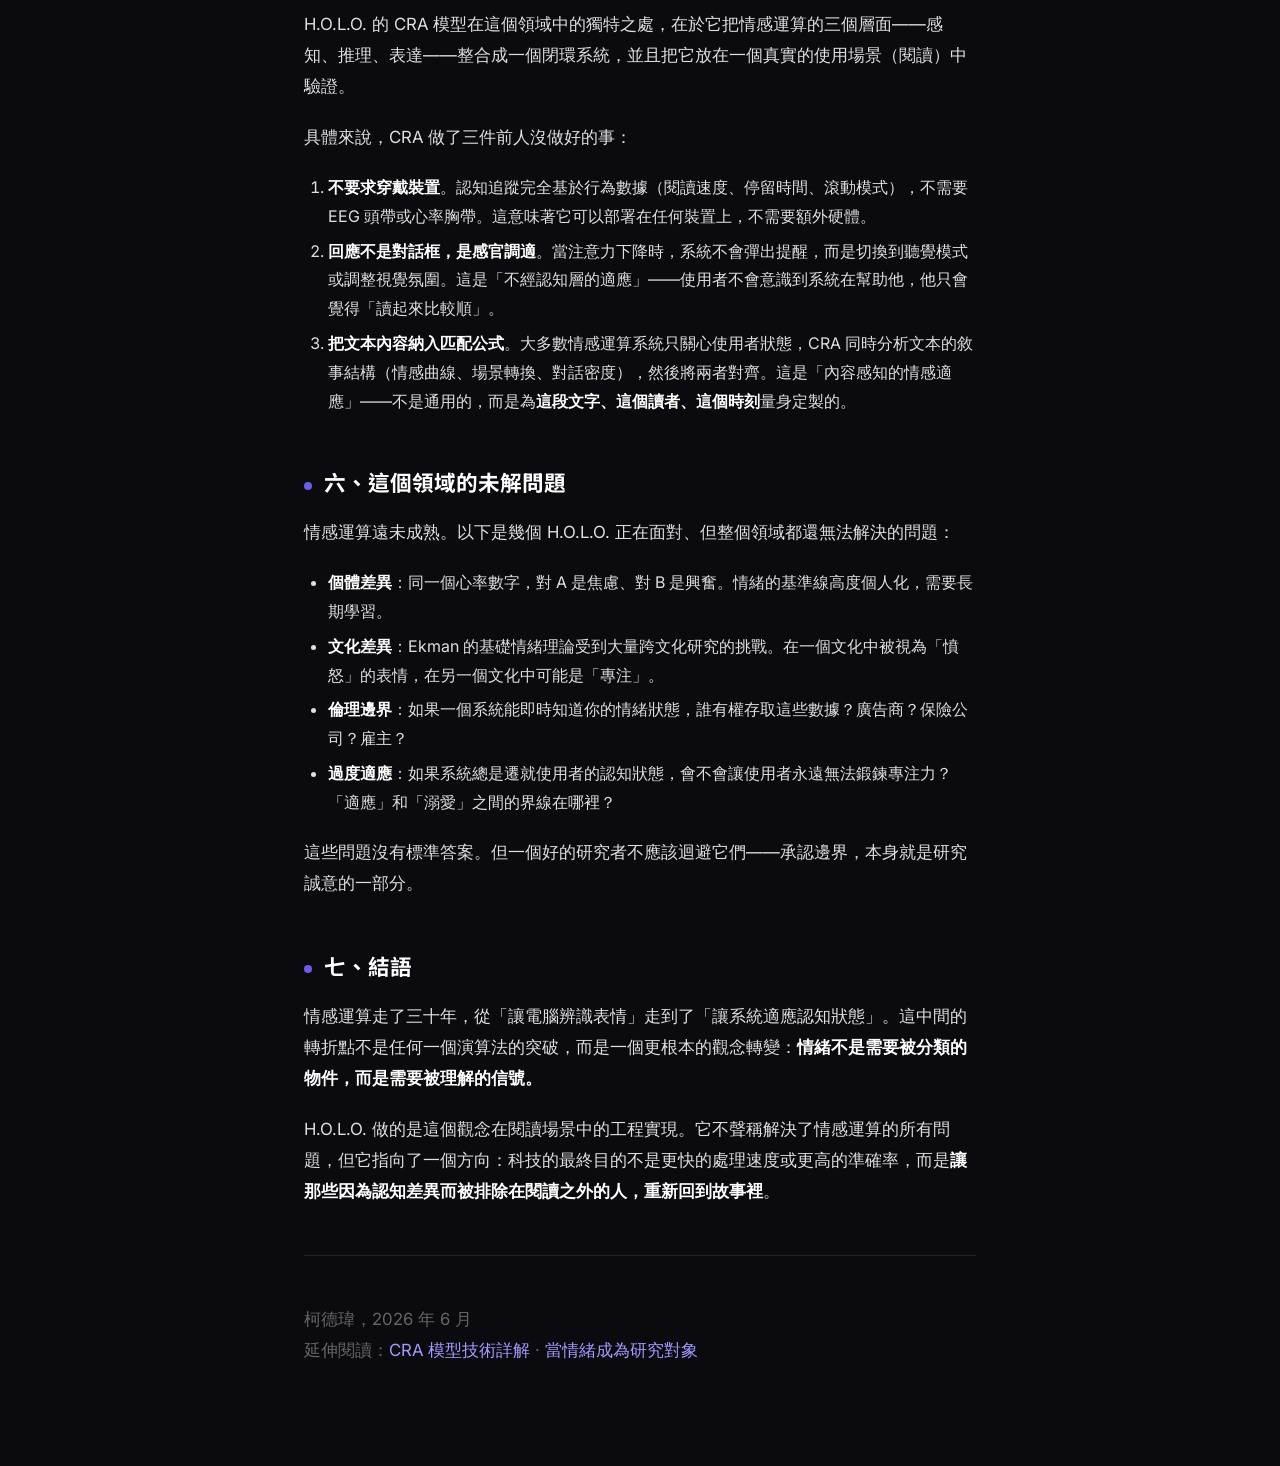
<file: articles/affective-computing.html>
<!DOCTYPE html>
<html lang="zh-Hant">
<head>
    <meta charset="UTF-8">
    <meta name="viewport" content="width=device-width, initial-scale=1.0">
    <title>當機器學會讀心：情感運算入門 — 柯德瑋 Te-Wei Ko</title>
    <meta name="description" content="情感運算不是讓機器有感情，而是讓機器理解人的感情——從 Picard 的 1995 年論文到 H.O.L.O. 的即時認知調適。">
    <link rel="stylesheet" href="../css/style.css">
    <link rel="preconnect" href="https://fonts.googleapis.com">
    <link rel="preconnect" href="https://fonts.gstatic.com" crossorigin>
    <link href="https://fonts.googleapis.com/css2?family=Inter:wght@300;400;500;600;700;800&family=Noto+Sans+TC:wght@300;400;500;700;900&family=JetBrains+Mono:wght@400;500&display=swap" rel="stylesheet">
    <style>
        .article-page { padding-top: 100px; min-height: 100vh; background: #0a0a0f; color: #e0e0e0; }
        .article-container { max-width: 720px; margin: 0 auto; padding: 0 24px 80px; }
        .article-title { font-family: 'Noto Sans TC', sans-serif; font-size: 2rem; font-weight: 900; line-height: 1.4; color: #fff; margin-bottom: 12px; }
        .article-subtitle { font-size: 1.05rem; color: #888; margin-bottom: 48px; border-left: 3px solid #6c5ce7; padding-left: 16px; }
        .article-body h2 { font-family: 'Noto Sans TC', sans-serif; font-size: 1.35rem; font-weight: 700; color: #fff; margin-top: 48px; margin-bottom: 16px; }
        .article-body h2::before { content: ""; display: inline-block; width: 8px; height: 8px; background: #6c5ce7; border-radius: 50%; margin-right: 12px; vertical-align: middle; }
        .article-body h3 { font-family: 'Noto Sans TC', sans-serif; font-size: 1.1rem; font-weight: 600; color: #ccc; margin-top: 32px; margin-bottom: 12px; }
        .article-body p { font-size: 1.05rem; line-height: 1.85; margin-bottom: 20px; }
        .article-body blockquote { border-left: 3px solid #6c5ce7; padding: 12px 20px; margin: 24px 0; color: #b0b0ff; font-style: italic; background: rgba(108,92,231,0.06); border-radius: 0 8px 8px 0; }
        .article-body strong { color: #fff; font-weight: 600; }
        .article-body a { color: #a29bfe; text-decoration: none; border-bottom: 1px solid transparent; transition: border-color 0.2s; }
        .article-body a:hover { border-color: #a29bfe; }
        .article-body hr { border: none; border-top: 1px solid #222; margin: 48px 0; }
        .article-body code { background: #1a1a2e; padding: 2px 6px; border-radius: 4px; font-family: 'JetBrains Mono', monospace; font-size: 0.9em; color: #a29bfe; }
        .article-body ul, .article-body ol { margin-bottom: 20px; padding-left: 24px; }
        .article-body li { font-size: 1rem; line-height: 1.8; margin-bottom: 6px; }
        .timeline { position: relative; padding-left: 24px; margin: 32px 0; border-left: 2px solid #1a1a2e; }
        .timeline-item { margin-bottom: 24px; position: relative; }
        .timeline-item::before { content: ""; position: absolute; left: -30px; top: 6px; width: 10px; height: 10px; background: #1a1a2e; border-radius: 50%; border: 2px solid #6c5ce7; }
        .timeline-year { font-size: 0.85rem; color: #a29bfe; font-weight: 600; }
        .timeline-text { font-size: 0.95rem; color: #aaa; margin-top: 2px; }
        .article-signature { margin-top: 48px; color: #666; font-size: 0.95rem; }
        .article-signature a { color: #a29bfe; text-decoration: none; }
    </style>
</head>
<body>

    <nav class="nav" id="nav">
        <div class="nav-inner">
            <a href="../index.html" class="nav-logo">TW</a>
            <div class="nav-links" id="nav-links">
                <a href="../index.html#research" class="nav-link">Research</a>
                <a href="../index.html#projects" class="nav-link">Projects</a>
                <a href="index.html" class="nav-link">Articles</a>
                <a href="../publications/" class="nav-link">Publications</a>
                <a href="../index.html#contact" class="nav-link">Contact</a>
                <a href="../benchmarks/" class="nav-link">Benchmarks</a>
                <a href="../services/" class="nav-link">Services</a>
            </div>
            <button class="nav-toggle" id="nav-toggle" aria-label="Menu">
                <span></span><span></span>
            </button>
        </div>
    </nav>

    <main class="article-page">
        <div class="article-container">
            <h1 class="article-title">當機器學會讀心：<br>情感運算入門</h1>
            <p class="article-subtitle">情感運算不是讓機器有感情，而是讓機器理解人的感情——從 1995 年到 H.O.L.O.，一條從實驗室走向真實場景的技術路徑。</p>

            <div class="article-body">

                <h2>一、一台會讀表情的電腦</h2>
                <p>1995 年，MIT 媒體實驗室的 Rosalind Picard 做了一件在當時看起來很奇怪的事：她試圖讓電腦理解人類的情緒。</p>
                <p>當時的主流 AI 在做什麼？下棋、解數學題、辨識語音。情緒？那是詩人和心理學家的事。Picard 的同事覺得她走錯實驗室了。</p>
                <p>她在 1997 年出版的《Affective Computing》中寫了一句後來被無數次引用的話：<strong>「如果電腦要真正有智慧，它們必須能感知和表達情緒。」</strong></p>
                <p>二十九年後的今天，這個想法不再奇怪。你的手機能從自拍中偵測笑容、客服機器人能從語氣判斷你的不耐煩、自駕車能監測駕駛的疲勞狀態。情感運算已經從一個學術異端，變成了數十億美元的產業。</p>
                <p>但大部分產品只做到了一半——它們能<strong>辨識</strong>情緒，卻不知道<strong>如何回應</strong>情緒。H.O.L.O. 試圖解決的，就是後半段。</p>

                <h2>二、情感運算到底在做什麼</h2>

                <p>情感運算的核心命題可以濃縮為三個問題：</p>
                <ol>
                    <li><strong>感知</strong>——機器如何知道你在開心還是沮喪？</li>
                    <li><strong>推理</strong>——知道你的情緒之後，它該做什麼？</li>
                    <li><strong>表達</strong>——它如何用你能理解的方式回應？</li>
                </ol>

                <h3>2.1 感知層：訊號無所不在</h3>
                <p>人類表達情緒的管道遠比我們意識到的多：</p>
                <ul>
                    <li><strong>臉部表情</strong>：嘴角、眉毛、眼瞼的微動——FACS（ Facial Action Coding System）將 46 個面部動作單元編碼為情緒信號</li>
                    <li><strong>語音特徵</strong>：音高、語速、停頓頻率——焦慮時語速加快、抑鬱時音高下降</li>
                    <li><strong>生理信號</strong>：心率變異（HRV）、皮膚電導（GSR）、瞳孔擴張——這些是情緒最難偽裝的指標</li>
                    <li><strong>行為模式</strong>：打字速度、滑鼠移動軌跡、頁面停留時間——這些「數位足跡」往往比自評問卷更誠實</li>
                </ul>

                <h3>2.2 推理層：情緒不是標籤</h3>
                <p>早期的情感運算有一個天真的假設：情緒可以像物體分類一樣被標記——「這張臉 = 快樂」、「那張臉 = 悲傷」。但真實的情緒不是離散的類別。你在捷運上收到前男友的訊息時，臉上可能同時有驚訝、厭惡、和一絲懷念。心理學家 Lisa Feldman Barrett 的「情緒建構理論」更進一步指出：<strong>情緒不是被觸發的，是被建構的</strong>——大腦根據過去經驗、當前情境、和身體狀態，即時建構出一個情緒實例。</p>
                <p>這意味著，真正有用的情感運算系統不能只輸出一個情緒標籤。它需要理解<strong>脈絡</strong>——這個人現在在做什麼？他過去幾分鐘的情緒軌跡是什麼？他接下來要做什麼？</p>

                <h3>2.3 表達層：回應不是說教</h3>
                <p>這是情感運算最被忽略的一環。辨識出使用者沮喪之後，系統該做什麼？</p>
                <p>大多數產品的答案是：什麼也不做，或者彈出一個「需要幫助嗎？」的對話框。但一個已經沮喪到無法專心閱讀的人，不會因為看到一個對話框就恢復冷靜。真正有效的回應必須<strong>繞過認知負荷</strong>——不透過文字告訴你「放輕鬆」，而是直接改變你的感官輸入：降低畫面對比度、切換到聽覺模式、放慢內容推進的節奏。</p>
                <p>這就是 H.O.L.O. 的設計邏輯。</p>

                <h2>三、這條路的關鍵節點</h2>

                <div class="timeline">
                    <div class="timeline-item">
                        <div class="timeline-year">1995–1997</div>
                        <div class="timeline-text">Picard 提出 Affective Computing 概念，MIT 媒體實驗室成立情感運算研究群</div>
                    </div>
                    <div class="timeline-item">
                        <div class="timeline-year">2000s</div>
                        <div class="timeline-text">Ekman 的基礎情緒理論主導臉部表情辨識研究；生理感測器（GSR、ECG）進入實驗室</div>
                    </div>
                    <div class="timeline-item">
                        <div class="timeline-year">2010s</div>
                        <div class="timeline-text">深度學習讓情緒辨識準確率大幅提升；Apple Watch 等消費級裝置開始內建 HRV 監測</div>
                    </div>
                    <div class="timeline-item">
                        <div class="timeline-year">2014</div>
                        <div class="timeline-text">Barrett 發表情緒建構理論，挑戰基礎情緒模型——情緒不是普世類別，而是大腦的主動建構</div>
                    </div>
                    <div class="timeline-item">
                        <div class="timeline-year">2020s</div>
                        <div class="timeline-text">多模態融合成為主流；大型語言模型開始具備情感推理雛形；情感運算從辨識轉向適應</div>
                    </div>
                    <div class="timeline-item">
                        <div class="timeline-year">2025–2026</div>
                        <div class="timeline-text">H.O.L.O. 提出 CRA 模型：在閱讀場景中實現即時認知節律對齊——情感運算從「標記你是什麼情緒」走向「根據你的認知狀態調整內容呈現」</div>
                    </div>
                </div>

                <h2>四、情感運算在閱讀場景中的特殊性</h2>

                <p>大多數情感運算的應用場景有一個共同特徵：<strong>情緒是干擾</strong>。自駕車需要偵測駕駛疲勞，因為疲勞會導致車禍。客服系統需要偵測用戶憤怒，因為憤怒客戶可能流失。在這些場景中，情緒是需要被管理、被消除的變數。</p>

                <p>但閱讀不一樣。</p>

                <p>在閱讀中，情緒不是干擾——<strong>情緒是目的</strong>。你讀小說，不是為了從第一頁加速衝到最後一頁，而是為了體驗那些讓你停下來、呼吸改變、眼眶發熱的段落。一個好的閱讀體驗是情緒曲線與敘事曲線的共振。</p>

                <p>這讓閱讀成為情感運算最困難的應用場景之一。你不但需要知道讀者當下的情緒狀態，還需要知道文本此刻正在說什麼、它的情感基調是什麼、以及這兩者之間的落差有多大。這是三維的匹配問題——不是「讀者沮喪 → 給鼓勵」，而是「讀者認知頻寬下降 → 文本敘事正處於情感低谷 → 用聽覺模態替代視覺模態，讓讀者在不增加認知負荷的前提下繼續體驗故事」。</p>

                <h2>五、從辨識到適應：H.O.L.O. 的貢獻</h2>

                <p>H.O.L.O. 的 CRA 模型在這個領域中的獨特之處，在於它把情感運算的三個層面——感知、推理、表達——整合成一個閉環系統，並且把它放在一個真實的使用場景（閱讀）中驗證。</p>

                <p>具體來說，CRA 做了三件前人沒做好的事：</p>

                <ol>
                    <li><strong>不要求穿戴裝置</strong>。認知追蹤完全基於行為數據（閱讀速度、停留時間、滾動模式），不需要 EEG 頭帶或心率胸帶。這意味著它可以部署在任何裝置上，不需要額外硬體。</li>
                    <li><strong>回應不是對話框，是感官調適</strong>。當注意力下降時，系統不會彈出提醒，而是切換到聽覺模式或調整視覺氛圍。這是「不經認知層的適應」——使用者不會意識到系統在幫助他，他只會覺得「讀起來比較順」。</li>
                    <li><strong>把文本內容納入匹配公式</strong>。大多數情感運算系統只關心使用者狀態，CRA 同時分析文本的敘事結構（情感曲線、場景轉換、對話密度），然後將兩者對齊。這是「內容感知的情感適應」——不是通用的，而是為<strong>這段文字、這個讀者、這個時刻</strong>量身定製的。</li>
                </ol>

                <h2>六、這個領域的未解問題</h2>

                <p>情感運算遠未成熟。以下是幾個 H.O.L.O. 正在面對、但整個領域都還無法解決的問題：</p>

                <ul>
                    <li><strong>個體差異</strong>：同一個心率數字，對 A 是焦慮、對 B 是興奮。情緒的基準線高度個人化，需要長期學習。</li>
                    <li><strong>文化差異</strong>：Ekman 的基礎情緒理論受到大量跨文化研究的挑戰。在一個文化中被視為「憤怒」的表情，在另一個文化中可能是「專注」。</li>
                    <li><strong>倫理邊界</strong>：如果一個系統能即時知道你的情緒狀態，誰有權存取這些數據？廣告商？保險公司？雇主？</li>
                    <li><strong>過度適應</strong>：如果系統總是遷就使用者的認知狀態，會不會讓使用者永遠無法鍛鍊專注力？「適應」和「溺愛」之間的界線在哪裡？</li>
                </ul>

                <p>這些問題沒有標準答案。但一個好的研究者不應該迴避它們——承認邊界，本身就是研究誠意的一部分。</p>

                <h2>七、結語</h2>

                <p>情感運算走了三十年，從「讓電腦辨識表情」走到了「讓系統適應認知狀態」。這中間的轉折點不是任何一個演算法的突破，而是一個更根本的觀念轉變：<strong>情緒不是需要被分類的物件，而是需要被理解的信號。</strong></p>

                <p>H.O.L.O. 做的是這個觀念在閱讀場景中的工程實現。它不聲稱解決了情感運算的所有問題，但它指向了一個方向：科技的最終目的不是更快的處理速度或更高的準確率，而是<strong>讓那些因為認知差異而被排除在閱讀之外的人，重新回到故事裡</strong>。</p>

                <hr>

                <p class="article-signature">
                    柯德瑋，2026 年 6 月<br>
                    延伸閱讀：<a href="cra-model.html">CRA 模型技術詳解</a> · <a href="emotion-research.html">當情緒成為研究對象</a>
                </p>

            </div>
        </div>
    </main>

</body>
</html>
</file>
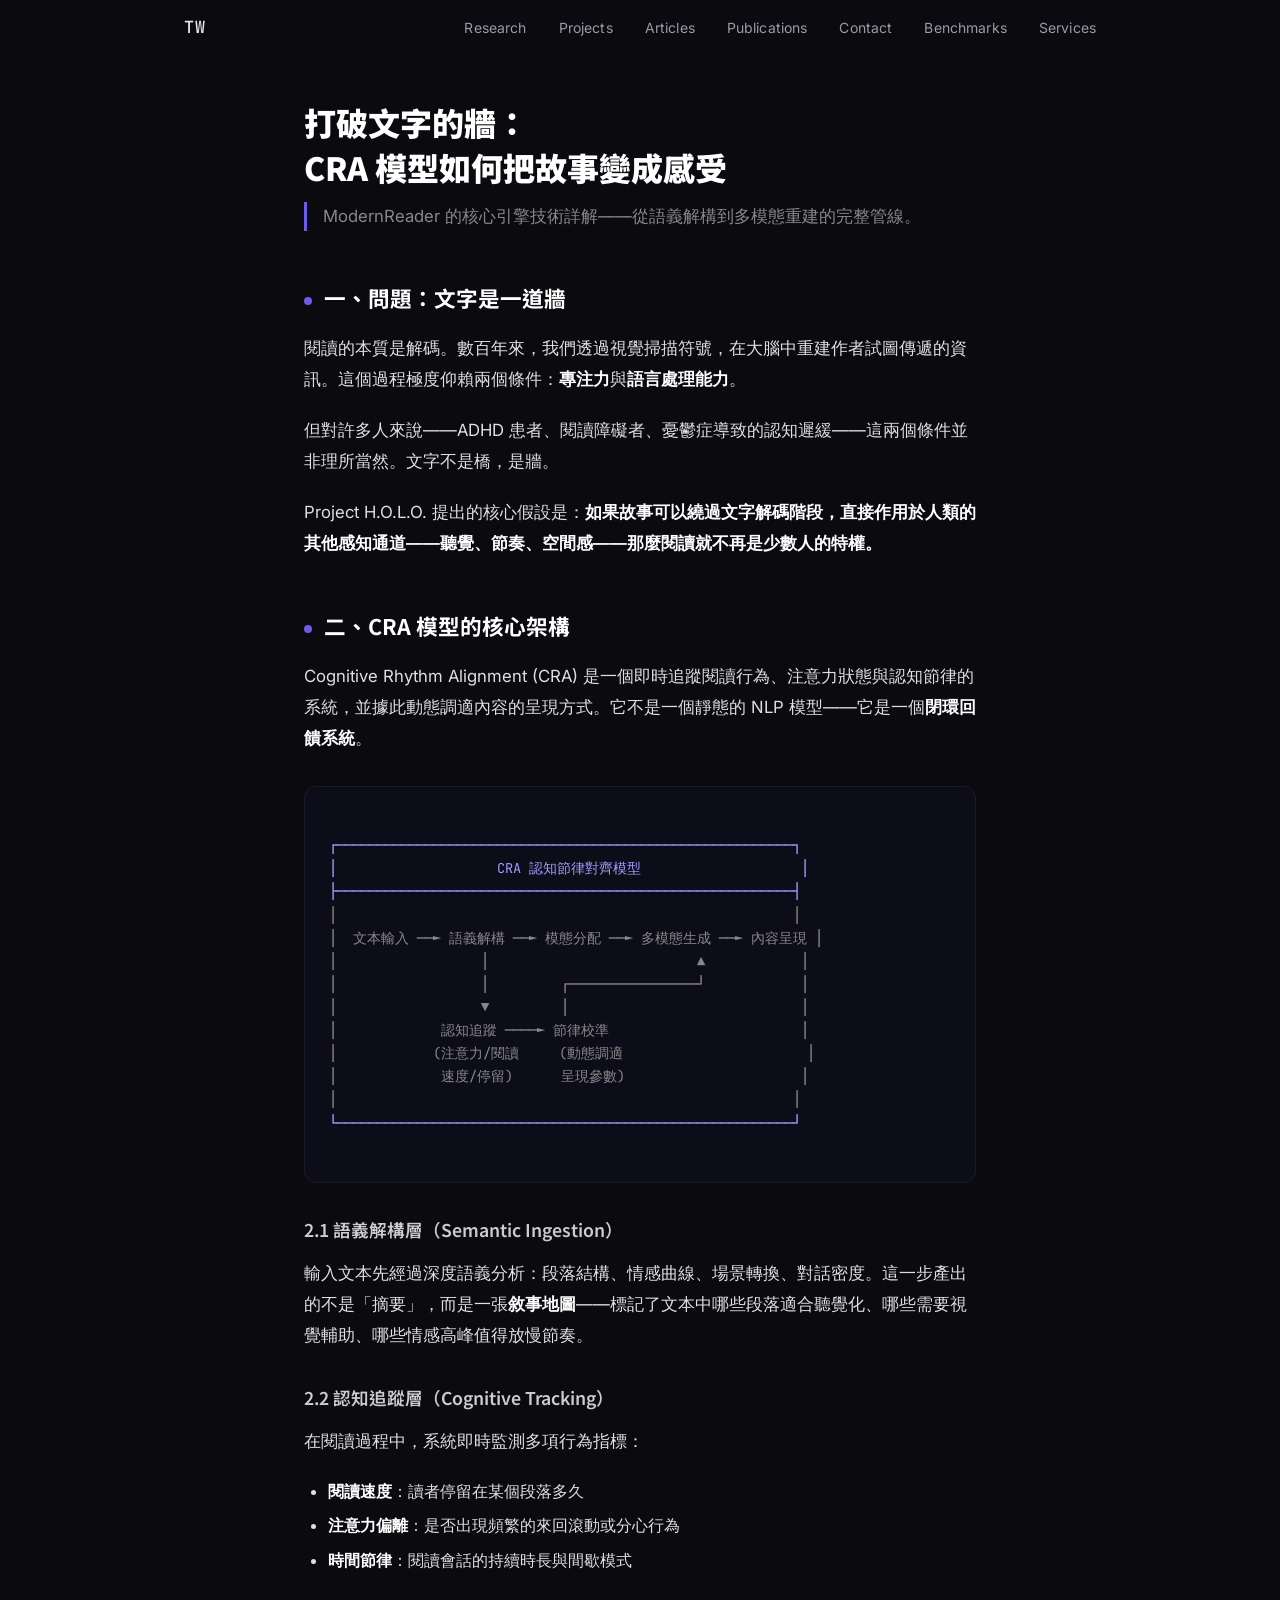
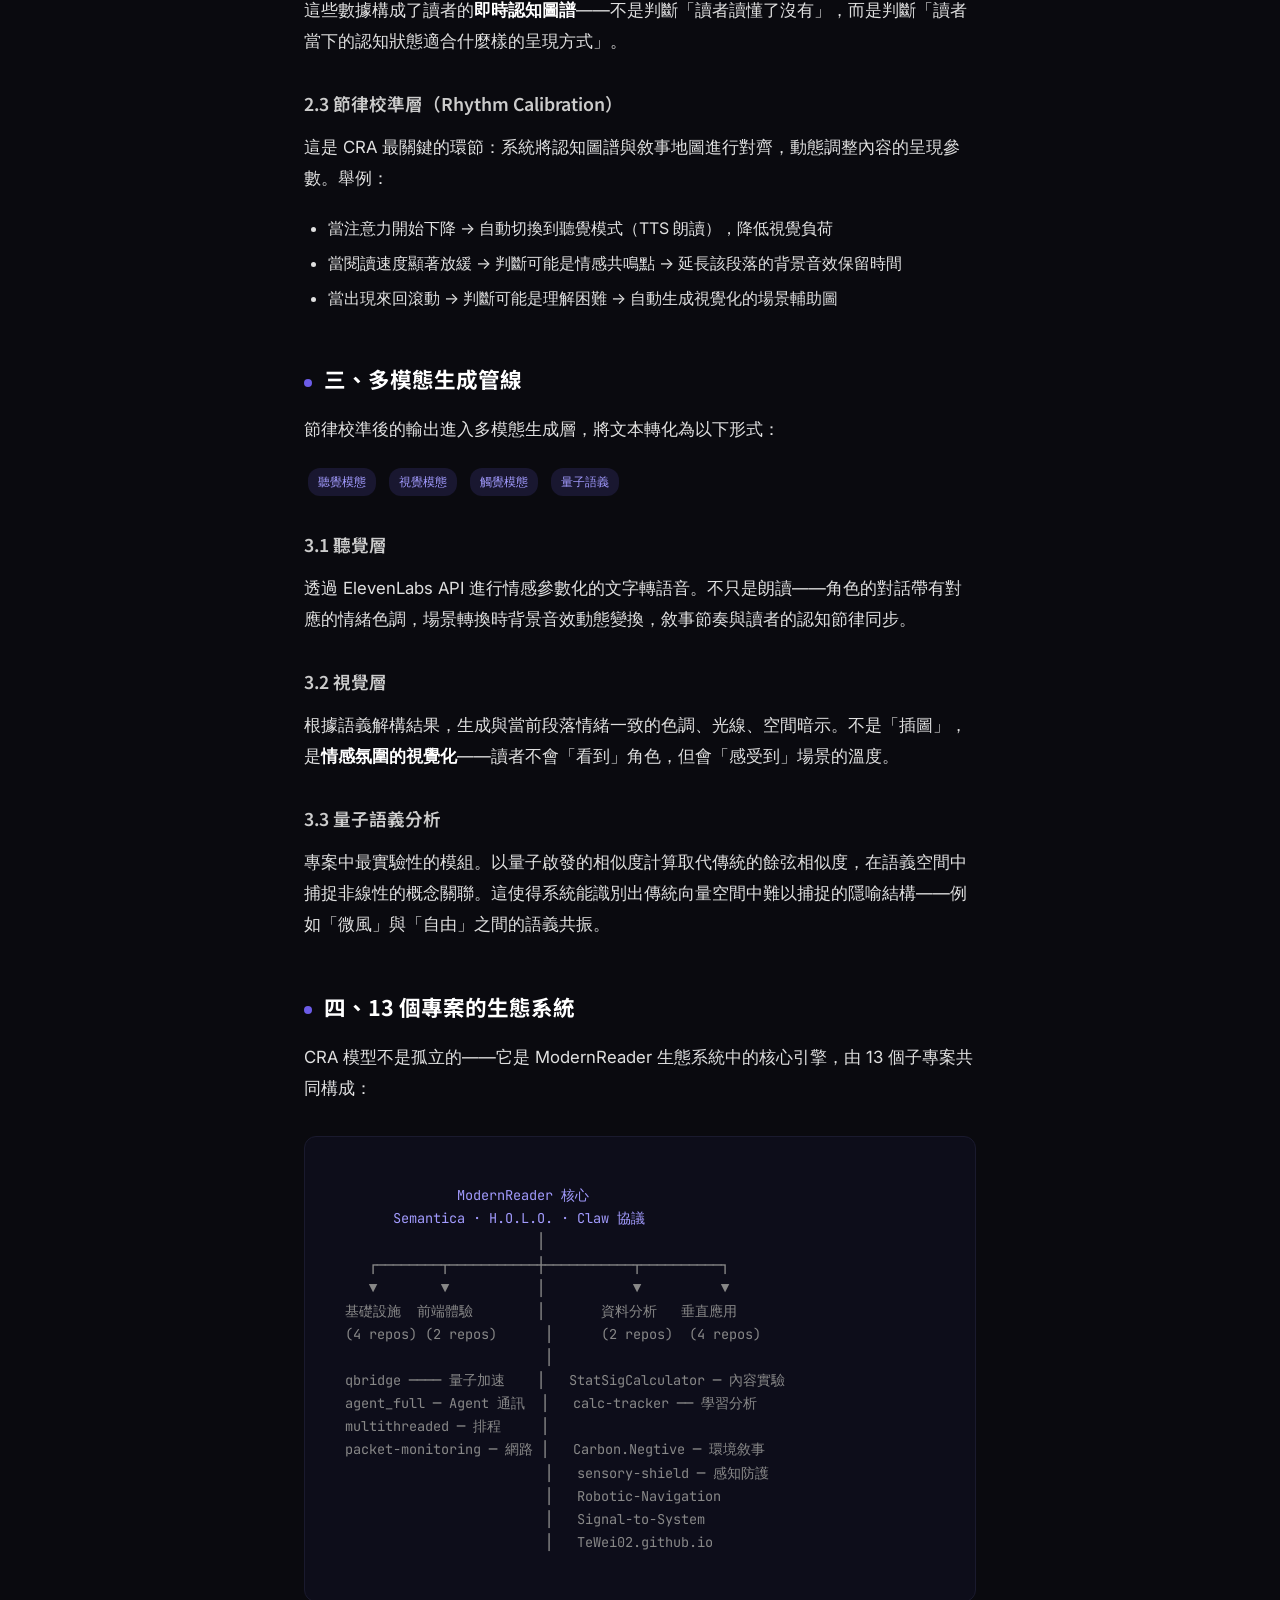
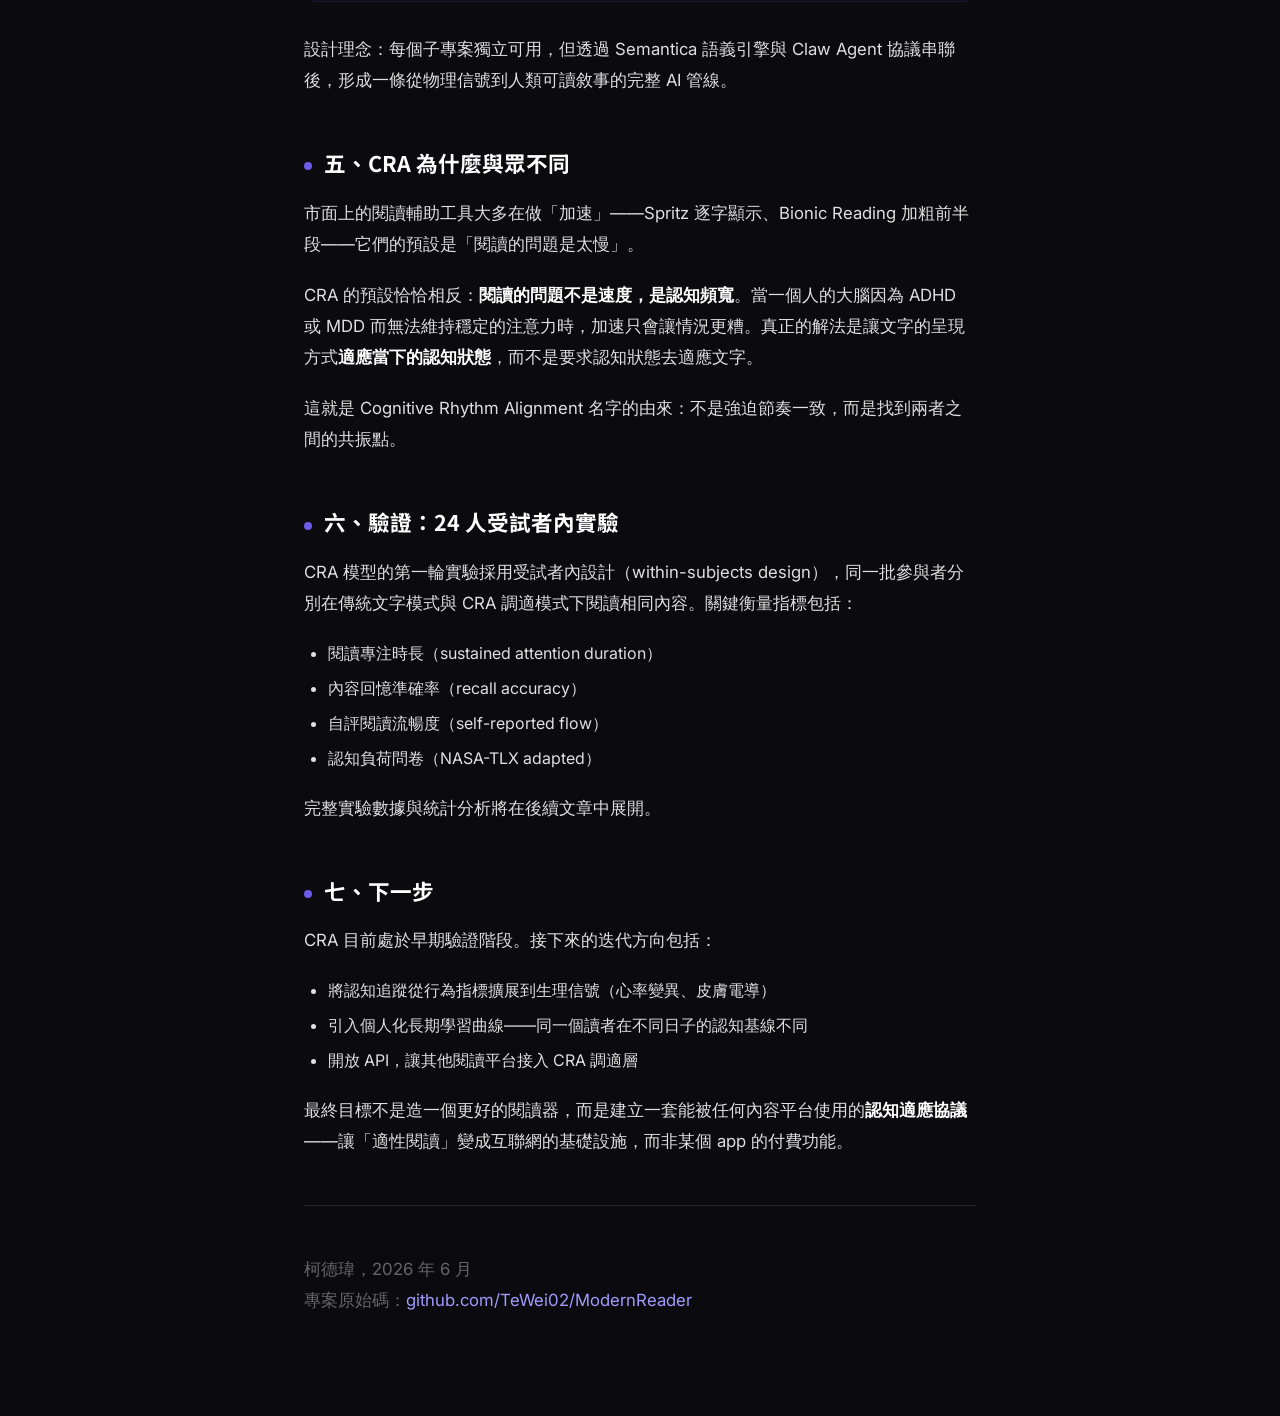
<file: articles/cra-model.html>
<!DOCTYPE html>
<html lang="zh-Hant">
<head>
    <meta charset="UTF-8">
    <meta name="viewport" content="width=device-width, initial-scale=1.0">
    <title>CRA 模型技術詳解 — 柯德瑋 Te-Wei Ko</title>
    <meta name="description" content="Cognitive Rhythm Alignment (CRA) 模型的技術架構：從語義解析到多模態生成的完整管線。">
    <link rel="stylesheet" href="../css/style.css">
    <link rel="preconnect" href="https://fonts.googleapis.com">
    <link rel="preconnect" href="https://fonts.gstatic.com" crossorigin>
    <link href="https://fonts.googleapis.com/css2?family=Inter:wght@300;400;500;600;700;800&family=Noto+Sans+TC:wght@300;400;500;700;900&family=JetBrains+Mono:wght@400;500&display=swap" rel="stylesheet">
    <style>
        .article-page { padding-top: 100px; min-height: 100vh; background: #0a0a0f; color: #e0e0e0; }
        .article-container { max-width: 720px; margin: 0 auto; padding: 0 24px 80px; }
        .article-title { font-family: 'Noto Sans TC', sans-serif; font-size: 2rem; font-weight: 900; line-height: 1.4; color: #fff; margin-bottom: 12px; }
        .article-subtitle { font-size: 1.05rem; color: #888; margin-bottom: 48px; border-left: 3px solid #6c5ce7; padding-left: 16px; }
        .article-body h2 { font-family: 'Noto Sans TC', sans-serif; font-size: 1.35rem; font-weight: 700; color: #fff; margin-top: 48px; margin-bottom: 16px; }
        .article-body h2::before { content: ""; display: inline-block; width: 8px; height: 8px; background: #6c5ce7; border-radius: 50%; margin-right: 12px; vertical-align: middle; }
        .article-body h3 { font-family: 'Noto Sans TC', sans-serif; font-size: 1.1rem; font-weight: 600; color: #ccc; margin-top: 32px; margin-bottom: 12px; }
        .article-body p { font-size: 1.05rem; line-height: 1.85; margin-bottom: 20px; }
        .article-body blockquote { border-left: 3px solid #6c5ce7; padding: 12px 20px; margin: 24px 0; color: #b0b0ff; font-style: italic; background: rgba(108,92,231,0.06); border-radius: 0 8px 8px 0; }
        .article-body strong { color: #fff; font-weight: 600; }
        .article-body a { color: #a29bfe; text-decoration: none; border-bottom: 1px solid transparent; transition: border-color 0.2s; }
        .article-body a:hover { border-color: #a29bfe; }
        .article-body hr { border: none; border-top: 1px solid #222; margin: 48px 0; }
        .article-body code { background: #1a1a2e; padding: 2px 6px; border-radius: 4px; font-family: 'JetBrains Mono', monospace; font-size: 0.9em; color: #a29bfe; }
        .article-body ul, .article-body ol { margin-bottom: 20px; padding-left: 24px; }
        .article-body li { font-size: 1rem; line-height: 1.8; margin-bottom: 6px; }
        .tech-diagram { background: #0d0d1a; border: 1px solid #1a1a2e; border-radius: 12px; padding: 24px; margin: 32px 0; font-family: 'JetBrains Mono', monospace; font-size: 0.85rem; line-height: 1.7; overflow-x: auto; white-space: pre; color: #888; }
        .tech-diagram .highlight { color: #a29bfe; }
        .pill-tag { display: inline-block; font-size: 0.75rem; padding: 3px 10px; border-radius: 12px; margin: 2px 4px; background: rgba(108,92,231,0.15); color: #a29bfe; }
        .article-signature { margin-top: 48px; color: #666; font-size: 0.95rem; }
        .article-signature a { color: #a29bfe; text-decoration: none; }
    </style>
</head>
<body>

    <nav class="nav" id="nav">
        <div class="nav-inner">
            <a href="../index.html" class="nav-logo">TW</a>
            <div class="nav-links" id="nav-links">
                <a href="../index.html#research" class="nav-link">Research</a>
                <a href="../index.html#projects" class="nav-link">Projects</a>
                <a href="index.html" class="nav-link">Articles</a>
                <a href="../publications/" class="nav-link">Publications</a>
                <a href="../index.html#contact" class="nav-link">Contact</a>
                <a href="../benchmarks/" class="nav-link">Benchmarks</a>
                <a href="../services/" class="nav-link">Services</a>
            </div>
            <button class="nav-toggle" id="nav-toggle" aria-label="Menu">
                <span></span><span></span>
            </button>
        </div>
    </nav>

    <main class="article-page">
        <div class="article-container">
            <h1 class="article-title">打破文字的牆：<br>CRA 模型如何把故事變成感受</h1>
            <p class="article-subtitle">ModernReader 的核心引擎技術詳解——從語義解構到多模態重建的完整管線。</p>

            <div class="article-body">

                <h2>一、問題：文字是一道牆</h2>
                <p>閱讀的本質是解碼。數百年來，我們透過視覺掃描符號，在大腦中重建作者試圖傳遞的資訊。這個過程極度仰賴兩個條件：<strong>專注力</strong>與<strong>語言處理能力</strong>。</p>
                <p>但對許多人來說——ADHD 患者、閱讀障礙者、憂鬱症導致的認知遲緩——這兩個條件並非理所當然。文字不是橋，是牆。</p>
                <p>Project H.O.L.O. 提出的核心假設是：<strong>如果故事可以繞過文字解碼階段，直接作用於人類的其他感知通道——聽覺、節奏、空間感——那麼閱讀就不再是少數人的特權。</strong></p>

                <h2>二、CRA 模型的核心架構</h2>
                <p>Cognitive Rhythm Alignment (CRA) 是一個即時追蹤閱讀行為、注意力狀態與認知節律的系統，並據此動態調適內容的呈現方式。它不是一個靜態的 NLP 模型——它是一個<strong>閉環回饋系統</strong>。</p>

                <div class="tech-diagram">
<span class="highlight">┌─────────────────────────────────────────────────────────┐</span>
<span class="highlight">│                    CRA 認知節律對齊模型                    │</span>
<span class="highlight">├─────────────────────────────────────────────────────────┤</span>
│                                                         │
│  文本輸入 ──► 語義解構 ──► 模態分配 ──► 多模態生成 ──► 內容呈現 │
│                  │                          ▲            │
│                  │         ┌────────────────┘            │
│                  ▼         │                             │
│             認知追蹤 ────► 節律校準                        │
│            (注意力/閱讀     (動態調適                       │
│             速度/停留)      呈現參數)                      │
│                                                         │
<span class="highlight">└─────────────────────────────────────────────────────────┘</span>
                </div>

                <h3>2.1 語義解構層（Semantic Ingestion）</h3>
                <p>輸入文本先經過深度語義分析：段落結構、情感曲線、場景轉換、對話密度。這一步產出的不是「摘要」，而是一張<strong>敘事地圖</strong>——標記了文本中哪些段落適合聽覺化、哪些需要視覺輔助、哪些情感高峰值得放慢節奏。</p>

                <h3>2.2 認知追蹤層（Cognitive Tracking）</h3>
                <p>在閱讀過程中，系統即時監測多項行為指標：</p>
                <ul>
                    <li><strong>閱讀速度</strong>：讀者停留在某個段落多久</li>
                    <li><strong>注意力偏離</strong>：是否出現頻繁的來回滾動或分心行為</li>
                    <li><strong>時間節律</strong>：閱讀會話的持續時長與間歇模式</li>
                </ul>
                <p>這些數據構成了讀者的<strong>即時認知圖譜</strong>——不是判斷「讀者讀懂了沒有」，而是判斷「讀者當下的認知狀態適合什麼樣的呈現方式」。</p>

                <h3>2.3 節律校準層（Rhythm Calibration）</h3>
                <p>這是 CRA 最關鍵的環節：系統將認知圖譜與敘事地圖進行對齊，動態調整內容的呈現參數。舉例：</p>
                <ul>
                    <li>當注意力開始下降 → 自動切換到聽覺模式（TTS 朗讀），降低視覺負荷</li>
                    <li>當閱讀速度顯著放緩 → 判斷可能是情感共鳴點 → 延長該段落的背景音效保留時間</li>
                    <li>當出現來回滾動 → 判斷可能是理解困難 → 自動生成視覺化的場景輔助圖</li>
                </ul>

                <h2>三、多模態生成管線</h2>
                <p>節律校準後的輸出進入多模態生成層，將文本轉化為以下形式：</p>

                <p><span class="pill-tag">聽覺模態</span> <span class="pill-tag">視覺模態</span> <span class="pill-tag">觸覺模態</span> <span class="pill-tag">量子語義</span></p>

                <h3>3.1 聽覺層</h3>
                <p>透過 ElevenLabs API 進行情感參數化的文字轉語音。不只是朗讀——角色的對話帶有對應的情緒色調，場景轉換時背景音效動態變換，敘事節奏與讀者的認知節律同步。</p>

                <h3>3.2 視覺層</h3>
                <p>根據語義解構結果，生成與當前段落情緒一致的色調、光線、空間暗示。不是「插圖」，是<strong>情感氛圍的視覺化</strong>——讀者不會「看到」角色，但會「感受到」場景的溫度。</p>

                <h3>3.3 量子語義分析</h3>
                <p>專案中最實驗性的模組。以量子啟發的相似度計算取代傳統的餘弦相似度，在語義空間中捕捉非線性的概念關聯。這使得系統能識別出傳統向量空間中難以捕捉的隱喻結構——例如「微風」與「自由」之間的語義共振。</p>

                <h2>四、13 個專案的生態系統</h2>
                <p>CRA 模型不是孤立的——它是 ModernReader 生態系統中的核心引擎，由 13 個子專案共同構成：</p>

                <div class="tech-diagram">
<span class="highlight">                ModernReader 核心</span>
<span class="highlight">        Semantica · H.O.L.O. · Claw 協議</span>
                          │
     ┌────────┬───────────┼───────────┬──────────┐
     ▼        ▼           │           ▼          ▼
  基礎設施  前端體驗        │       資料分析   垂直應用
  (4 repos) (2 repos)      │      (2 repos)  (4 repos)
                           │
  qbridge ──── 量子加速    │   StatSigCalculator ─ 內容實驗
  agent_full ─ Agent 通訊  │   calc-tracker ── 學習分析
  multithreaded ─ 排程     │
  packet-monitoring ─ 網路 │   Carbon.Negtive ─ 環境敘事
                           │   sensory-shield ─ 感知防護
                           │   Robotic-Navigation
                           │   Signal-to-System
                           │   TeWei02.github.io
                </div>

                <p>設計理念：每個子專案獨立可用，但透過 Semantica 語義引擎與 Claw Agent 協議串聯後，形成一條從物理信號到人類可讀敘事的完整 AI 管線。</p>

                <h2>五、CRA 為什麼與眾不同</h2>
                <p>市面上的閱讀輔助工具大多在做「加速」——Spritz 逐字顯示、Bionic Reading 加粗前半段——它們的預設是「閱讀的問題是太慢」。</p>
                <p>CRA 的預設恰恰相反：<strong>閱讀的問題不是速度，是認知頻寬</strong>。當一個人的大腦因為 ADHD 或 MDD 而無法維持穩定的注意力時，加速只會讓情況更糟。真正的解法是讓文字的呈現方式<strong>適應當下的認知狀態</strong>，而不是要求認知狀態去適應文字。</p>
                <p>這就是 Cognitive Rhythm Alignment 名字的由來：不是強迫節奏一致，而是找到兩者之間的共振點。</p>

                <h2>六、驗證：24 人受試者內實驗</h2>
                <p>CRA 模型的第一輪實驗採用受試者內設計（within-subjects design），同一批參與者分別在傳統文字模式與 CRA 調適模式下閱讀相同內容。關鍵衡量指標包括：</p>
                <ul>
                    <li>閱讀專注時長（sustained attention duration）</li>
                    <li>內容回憶準確率（recall accuracy）</li>
                    <li>自評閱讀流暢度（self-reported flow）</li>
                    <li>認知負荷問卷（NASA-TLX adapted）</li>
                </ul>
                <p>完整實驗數據與統計分析將在後續文章中展開。</p>

                <h2>七、下一步</h2>
                <p>CRA 目前處於早期驗證階段。接下來的迭代方向包括：</p>
                <ul>
                    <li>將認知追蹤從行為指標擴展到生理信號（心率變異、皮膚電導）</li>
                    <li>引入個人化長期學習曲線——同一個讀者在不同日子的認知基線不同</li>
                    <li>開放 API，讓其他閱讀平台接入 CRA 調適層</li>
                </ul>
                <p>最終目標不是造一個更好的閱讀器，而是建立一套能被任何內容平台使用的<strong>認知適應協議</strong>——讓「適性閱讀」變成互聯網的基礎設施，而非某個 app 的付費功能。</p>

                <hr>

                <p class="article-signature">
                    柯德瑋，2026 年 6 月<br>
                    專案原始碼：<a href="https://github.com/TeWei02/ModernReader">github.com/TeWei02/ModernReader</a>
                </p>

            </div>
        </div>
    </main>

</body>
</html>
</file>
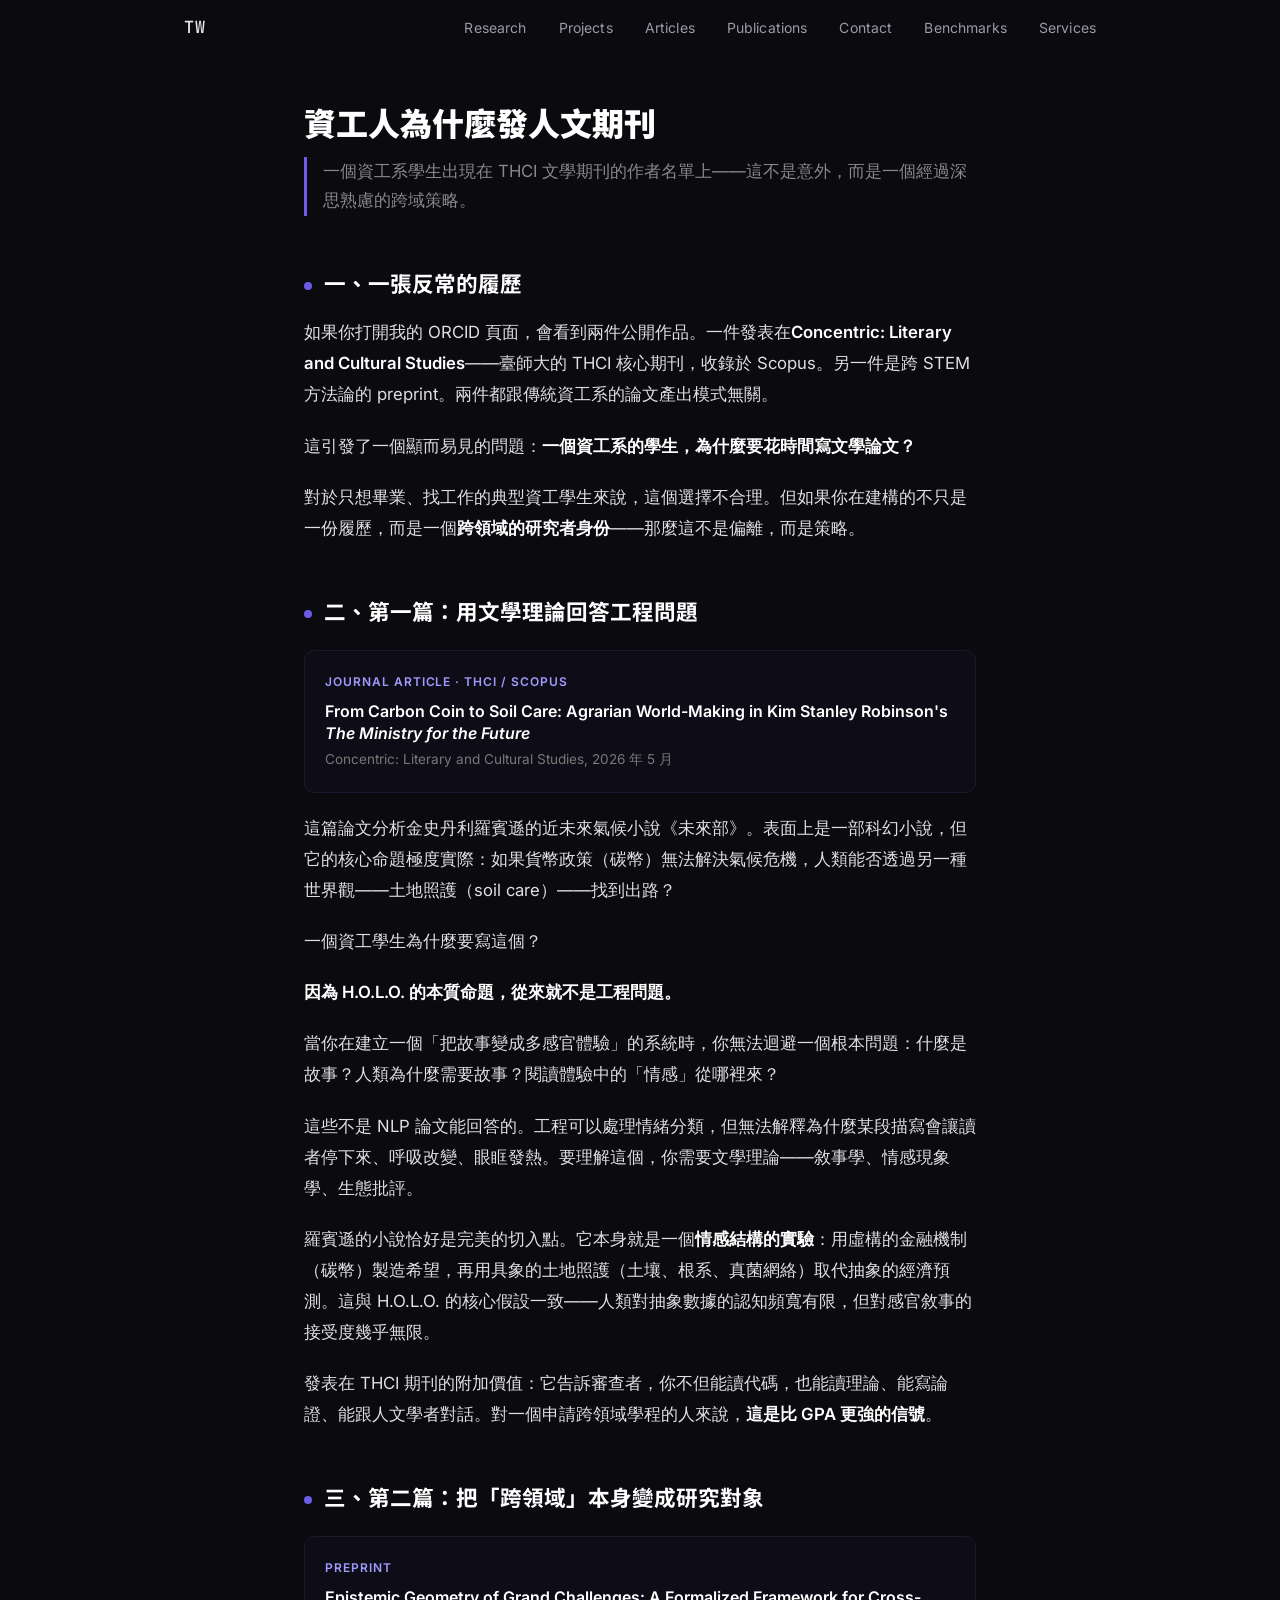
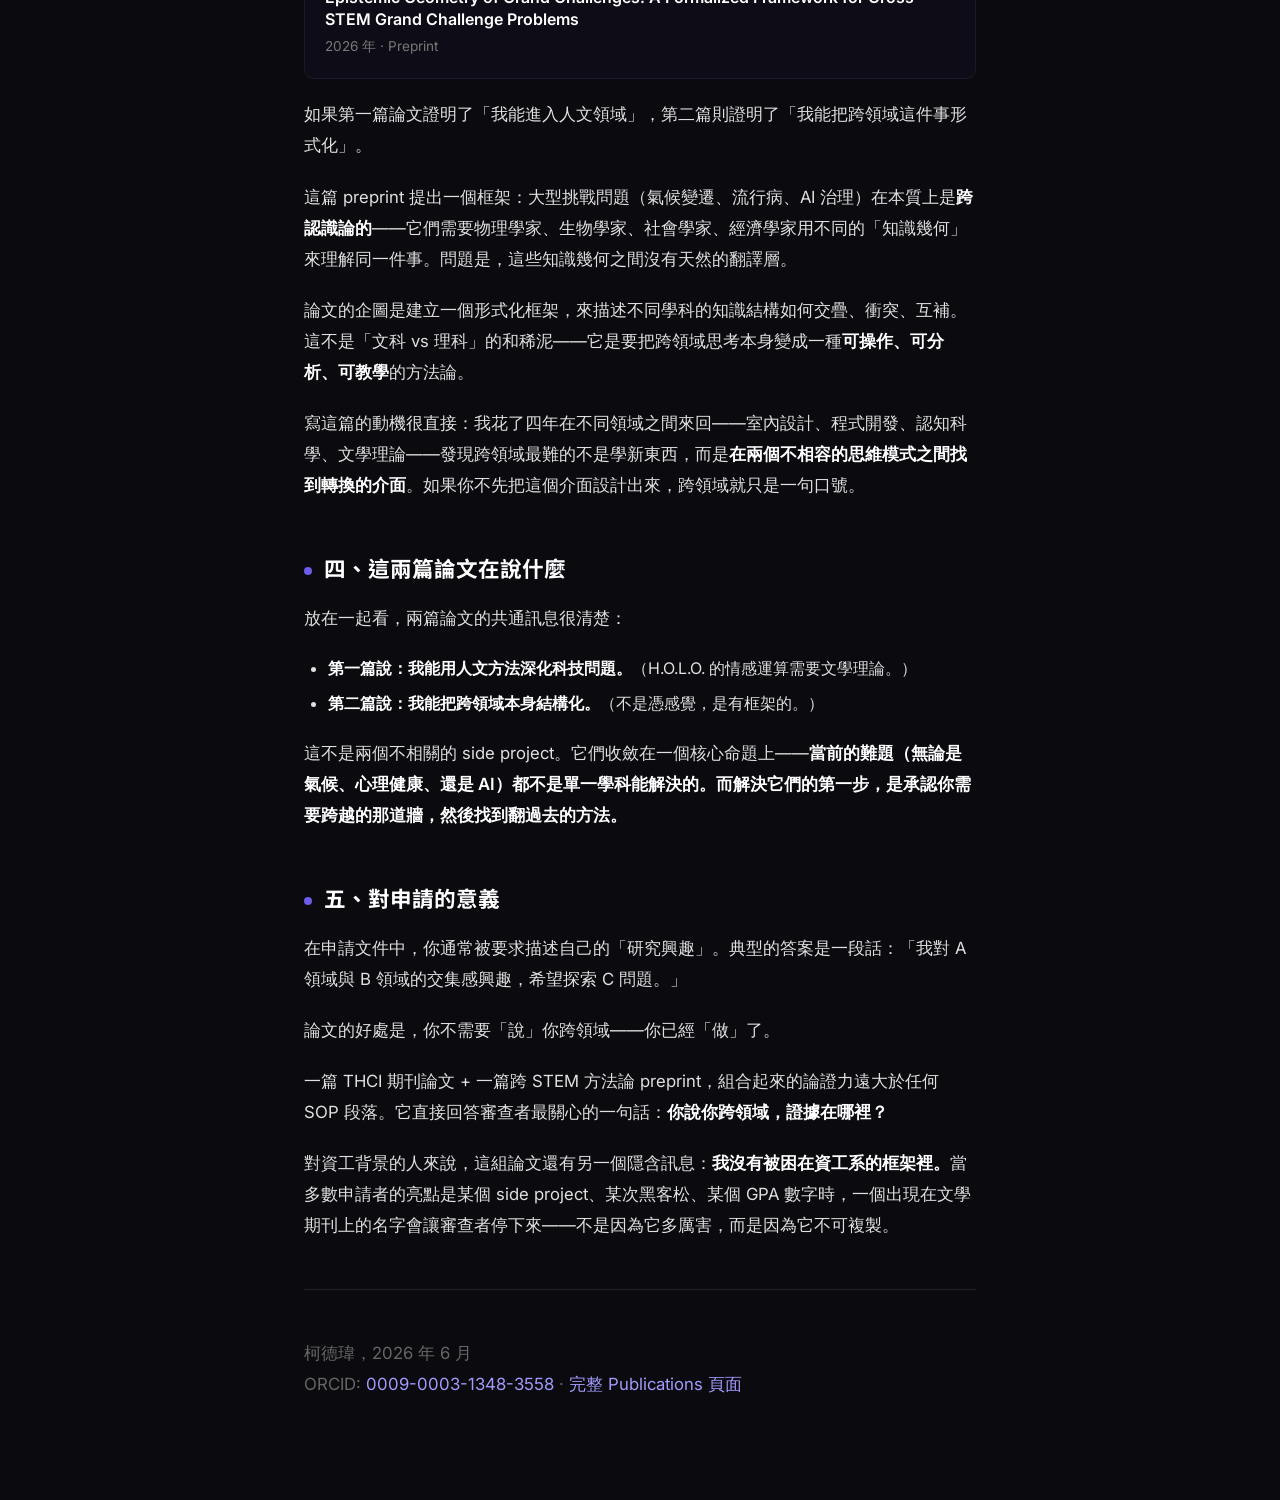
<file: articles/cross-domain-papers.html>
<!DOCTYPE html>
<html lang="zh-Hant">
<head>
    <meta charset="UTF-8">
    <meta name="viewport" content="width=device-width, initial-scale=1.0">
    <title>資工人為什麼發人文期刊 — 柯德瑋 Te-Wei Ko</title>
    <meta name="description" content="一個資工系學生出現在 THCI 文學期刊的作者名單上——這不是意外，而是一個經過深思熟慮的跨域策略。">
    <link rel="stylesheet" href="../css/style.css">
    <link rel="preconnect" href="https://fonts.googleapis.com">
    <link rel="preconnect" href="https://fonts.gstatic.com" crossorigin>
    <link href="https://fonts.googleapis.com/css2?family=Inter:wght@300;400;500;600;700;800&family=Noto+Sans+TC:wght@300;400;500;700;900&family=JetBrains+Mono:wght@400;500&display=swap" rel="stylesheet">
    <style>
        .article-page { padding-top: 100px; min-height: 100vh; background: #0a0a0f; color: #e0e0e0; }
        .article-container { max-width: 720px; margin: 0 auto; padding: 0 24px 80px; }
        .article-title { font-family: 'Noto Sans TC', sans-serif; font-size: 2rem; font-weight: 900; line-height: 1.4; color: #fff; margin-bottom: 12px; }
        .article-subtitle { font-size: 1.05rem; color: #888; margin-bottom: 48px; border-left: 3px solid #6c5ce7; padding-left: 16px; }
        .article-body h2 { font-family: 'Noto Sans TC', sans-serif; font-size: 1.35rem; font-weight: 700; color: #fff; margin-top: 48px; margin-bottom: 16px; }
        .article-body h2::before { content: ""; display: inline-block; width: 8px; height: 8px; background: #6c5ce7; border-radius: 50%; margin-right: 12px; vertical-align: middle; }
        .article-body h3 { font-family: 'Noto Sans TC', sans-serif; font-size: 1.1rem; font-weight: 600; color: #ccc; margin-top: 32px; margin-bottom: 12px; }
        .article-body p { font-size: 1.05rem; line-height: 1.85; margin-bottom: 20px; }
        .article-body blockquote { border-left: 3px solid #6c5ce7; padding: 12px 20px; margin: 24px 0; color: #b0b0ff; font-style: italic; background: rgba(108,92,231,0.06); border-radius: 0 8px 8px 0; }
        .article-body strong { color: #fff; font-weight: 600; }
        .article-body a { color: #a29bfe; text-decoration: none; border-bottom: 1px solid transparent; transition: border-color 0.2s; }
        .article-body a:hover { border-color: #a29bfe; }
        .article-body hr { border: none; border-top: 1px solid #222; margin: 48px 0; }
        .article-body code { background: #1a1a2e; padding: 2px 6px; border-radius: 4px; font-family: 'JetBrains Mono', monospace; font-size: 0.9em; color: #a29bfe; }
        .article-body ul, .article-body ol { margin-bottom: 20px; padding-left: 24px; }
        .article-body li { font-size: 1rem; line-height: 1.8; margin-bottom: 6px; }
        .paper-card { background: rgba(108,92,231,0.04); border: 1px solid #1a1a2e; border-radius: 10px; padding: 20px; margin: 20px 0; }
        .paper-card .label { font-size: 0.75rem; color: #a29bfe; text-transform: uppercase; letter-spacing: 0.08em; font-weight: 600; }
        .paper-card h4 { font-size: 1rem; font-weight: 600; color: #fff; margin: 8px 0 4px; line-height: 1.4; }
        .paper-card .meta { font-size: 0.85rem; color: #777; }
        .article-signature { margin-top: 48px; color: #666; font-size: 0.95rem; }
        .article-signature a { color: #a29bfe; text-decoration: none; }
    </style>
</head>
<body>

    <nav class="nav" id="nav">
        <div class="nav-inner">
            <a href="../index.html" class="nav-logo">TW</a>
            <div class="nav-links" id="nav-links">
                <a href="../index.html#research" class="nav-link">Research</a>
                <a href="../index.html#projects" class="nav-link">Projects</a>
                <a href="index.html" class="nav-link">Articles</a>
                <a href="../publications/" class="nav-link">Publications</a>
                <a href="../index.html#contact" class="nav-link">Contact</a>
                <a href="../benchmarks/" class="nav-link">Benchmarks</a>
                <a href="../services/" class="nav-link">Services</a>
            </div>
            <button class="nav-toggle" id="nav-toggle" aria-label="Menu">
                <span></span><span></span>
            </button>
        </div>
    </nav>

    <main class="article-page">
        <div class="article-container">
            <h1 class="article-title">資工人為什麼發人文期刊</h1>
            <p class="article-subtitle">一個資工系學生出現在 THCI 文學期刊的作者名單上——這不是意外，而是一個經過深思熟慮的跨域策略。</p>

            <div class="article-body">
                <h2>一、一張反常的履歷</h2>
                <p>如果你打開我的 ORCID 頁面，會看到兩件公開作品。一件發表在<strong>Concentric: Literary and Cultural Studies</strong>——臺師大的 THCI 核心期刊，收錄於 Scopus。另一件是跨 STEM 方法論的 preprint。兩件都跟傳統資工系的論文產出模式無關。</p>
                <p>這引發了一個顯而易見的問題：<strong>一個資工系的學生，為什麼要花時間寫文學論文？</strong></p>
                <p>對於只想畢業、找工作的典型資工學生來說，這個選擇不合理。但如果你在建構的不只是一份履歷，而是一個<strong>跨領域的研究者身份</strong>——那麼這不是偏離，而是策略。</p>

                <h2>二、第一篇：用文學理論回答工程問題</h2>

                <div class="paper-card">
                    <div class="label">Journal Article · THCI / Scopus</div>
                    <h4>From Carbon Coin to Soil Care: Agrarian World-Making in Kim Stanley Robinson's <em>The Ministry for the Future</em></h4>
                    <div class="meta">Concentric: Literary and Cultural Studies, 2026 年 5 月</div>
                </div>

                <p>這篇論文分析金史丹利羅賓遜的近未來氣候小說《未來部》。表面上是一部科幻小說，但它的核心命題極度實際：如果貨幣政策（碳幣）無法解決氣候危機，人類能否透過另一種世界觀——土地照護（soil care）——找到出路？</p>

                <p>一個資工學生為什麼要寫這個？</p>

                <p><strong>因為 H.O.L.O. 的本質命題，從來就不是工程問題。</strong></p>

                <p>當你在建立一個「把故事變成多感官體驗」的系統時，你無法迴避一個根本問題：什麼是故事？人類為什麼需要故事？閱讀體驗中的「情感」從哪裡來？</p>

                <p>這些不是 NLP 論文能回答的。工程可以處理情緒分類，但無法解釋為什麼某段描寫會讓讀者停下來、呼吸改變、眼眶發熱。要理解這個，你需要文學理論——敘事學、情感現象學、生態批評。</p>

                <p>羅賓遜的小說恰好是完美的切入點。它本身就是一個<strong>情感結構的實驗</strong>：用虛構的金融機制（碳幣）製造希望，再用具象的土地照護（土壤、根系、真菌網絡）取代抽象的經濟預測。這與 H.O.L.O. 的核心假設一致——人類對抽象數據的認知頻寬有限，但對感官敘事的接受度幾乎無限。</p>

                <p>發表在 THCI 期刊的附加價值：它告訴審查者，你不但能讀代碼，也能讀理論、能寫論證、能跟人文學者對話。對一個申請跨領域學程的人來說，<strong>這是比 GPA 更強的信號</strong>。</p>

                <h2>三、第二篇：把「跨領域」本身變成研究對象</h2>

                <div class="paper-card">
                    <div class="label">Preprint</div>
                    <h4>Epistemic Geometry of Grand Challenges: A Formalized Framework for Cross-STEM Grand Challenge Problems</h4>
                    <div class="meta">2026 年 · Preprint</div>
                </div>

                <p>如果第一篇論文證明了「我能進入人文領域」，第二篇則證明了「我能把跨領域這件事形式化」。</p>

                <p>這篇 preprint 提出一個框架：大型挑戰問題（氣候變遷、流行病、AI 治理）在本質上是<strong>跨認識論的</strong>——它們需要物理學家、生物學家、社會學家、經濟學家用不同的「知識幾何」來理解同一件事。問題是，這些知識幾何之間沒有天然的翻譯層。</p>

                <p>論文的企圖是建立一個形式化框架，來描述不同學科的知識結構如何交疊、衝突、互補。這不是「文科 vs 理科」的和稀泥——它是要把跨領域思考本身變成一種<strong>可操作、可分析、可教學</strong>的方法論。</p>

                <p>寫這篇的動機很直接：我花了四年在不同領域之間來回——室內設計、程式開發、認知科學、文學理論——發現跨領域最難的不是學新東西，而是<strong>在兩個不相容的思維模式之間找到轉換的介面</strong>。如果你不先把這個介面設計出來，跨領域就只是一句口號。</p>

                <h2>四、這兩篇論文在說什麼</h2>

                <p>放在一起看，兩篇論文的共通訊息很清楚：</p>

                <ul>
                    <li><strong>第一篇說：我能用人文方法深化科技問題。</strong>（H.O.L.O. 的情感運算需要文學理論。）</li>
                    <li><strong>第二篇說：我能把跨領域本身結構化。</strong>（不是憑感覺，是有框架的。）</li>
                </ul>

                <p>這不是兩個不相關的 side project。它們收斂在一個核心命題上——<strong>當前的難題（無論是氣候、心理健康、還是 AI）都不是單一學科能解決的。而解決它們的第一步，是承認你需要跨越的那道牆，然後找到翻過去的方法。</strong></p>

                <h2>五、對申請的意義</h2>

                <p>在申請文件中，你通常被要求描述自己的「研究興趣」。典型的答案是一段話：「我對 A 領域與 B 領域的交集感興趣，希望探索 C 問題。」</p>

                <p>論文的好處是，你不需要「說」你跨領域——你已經「做」了。</p>

                <p>一篇 THCI 期刊論文 + 一篇跨 STEM 方法論 preprint，組合起來的論證力遠大於任何 SOP 段落。它直接回答審查者最關心的一句話：<strong>你說你跨領域，證據在哪裡？</strong></p>

                <p>對資工背景的人來說，這組論文還有另一個隱含訊息：<strong>我沒有被困在資工系的框架裡。</strong>當多數申請者的亮點是某個 side project、某次黑客松、某個 GPA 數字時，一個出現在文學期刊上的名字會讓審查者停下來——不是因為它多厲害，而是因為它不可複製。</p>

                <hr>

                <p class="article-signature">
                    柯德瑋，2026 年 6 月<br>
                    ORCID: <a href="https://orcid.org/0009-0003-1348-3558">0009-0003-1348-3558</a> · <a href="../publications/">完整 Publications 頁面</a>
                </p>
            </div>
        </div>
    </main>
</body>
</html>
</file>
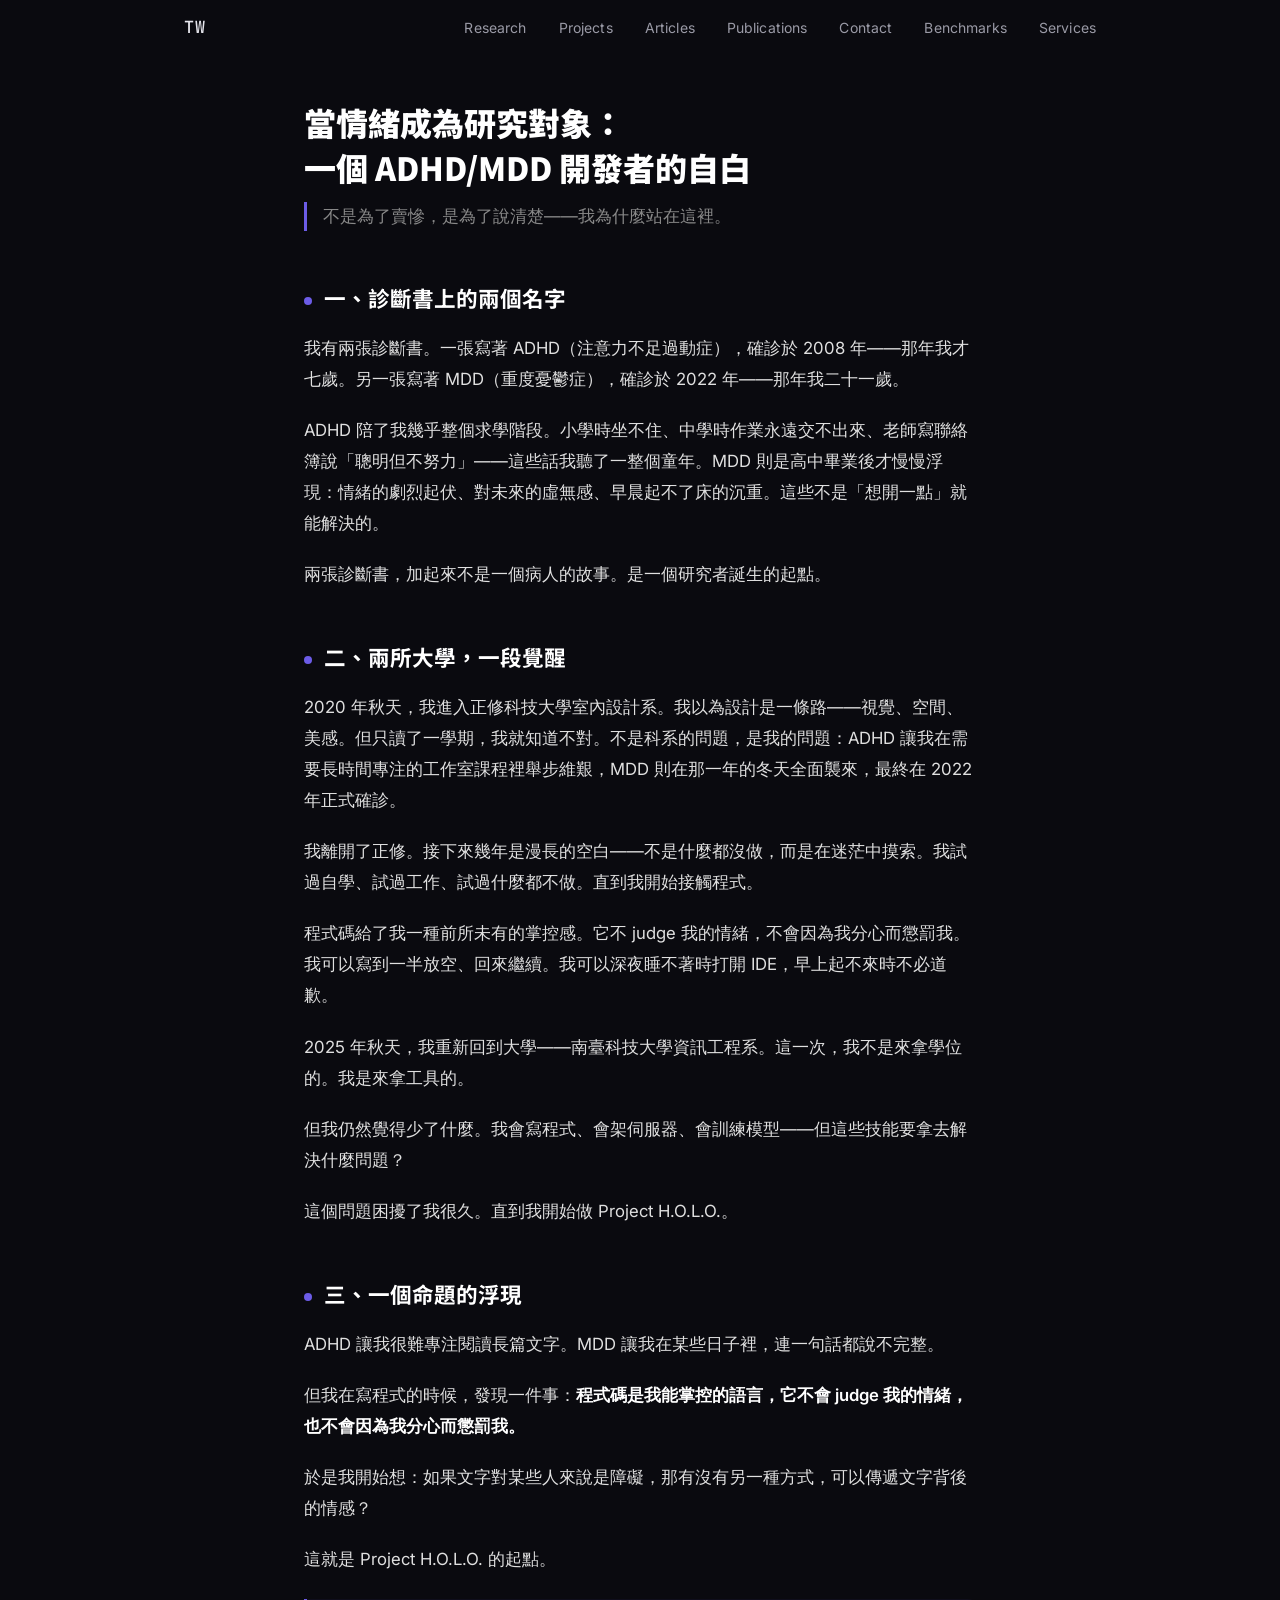
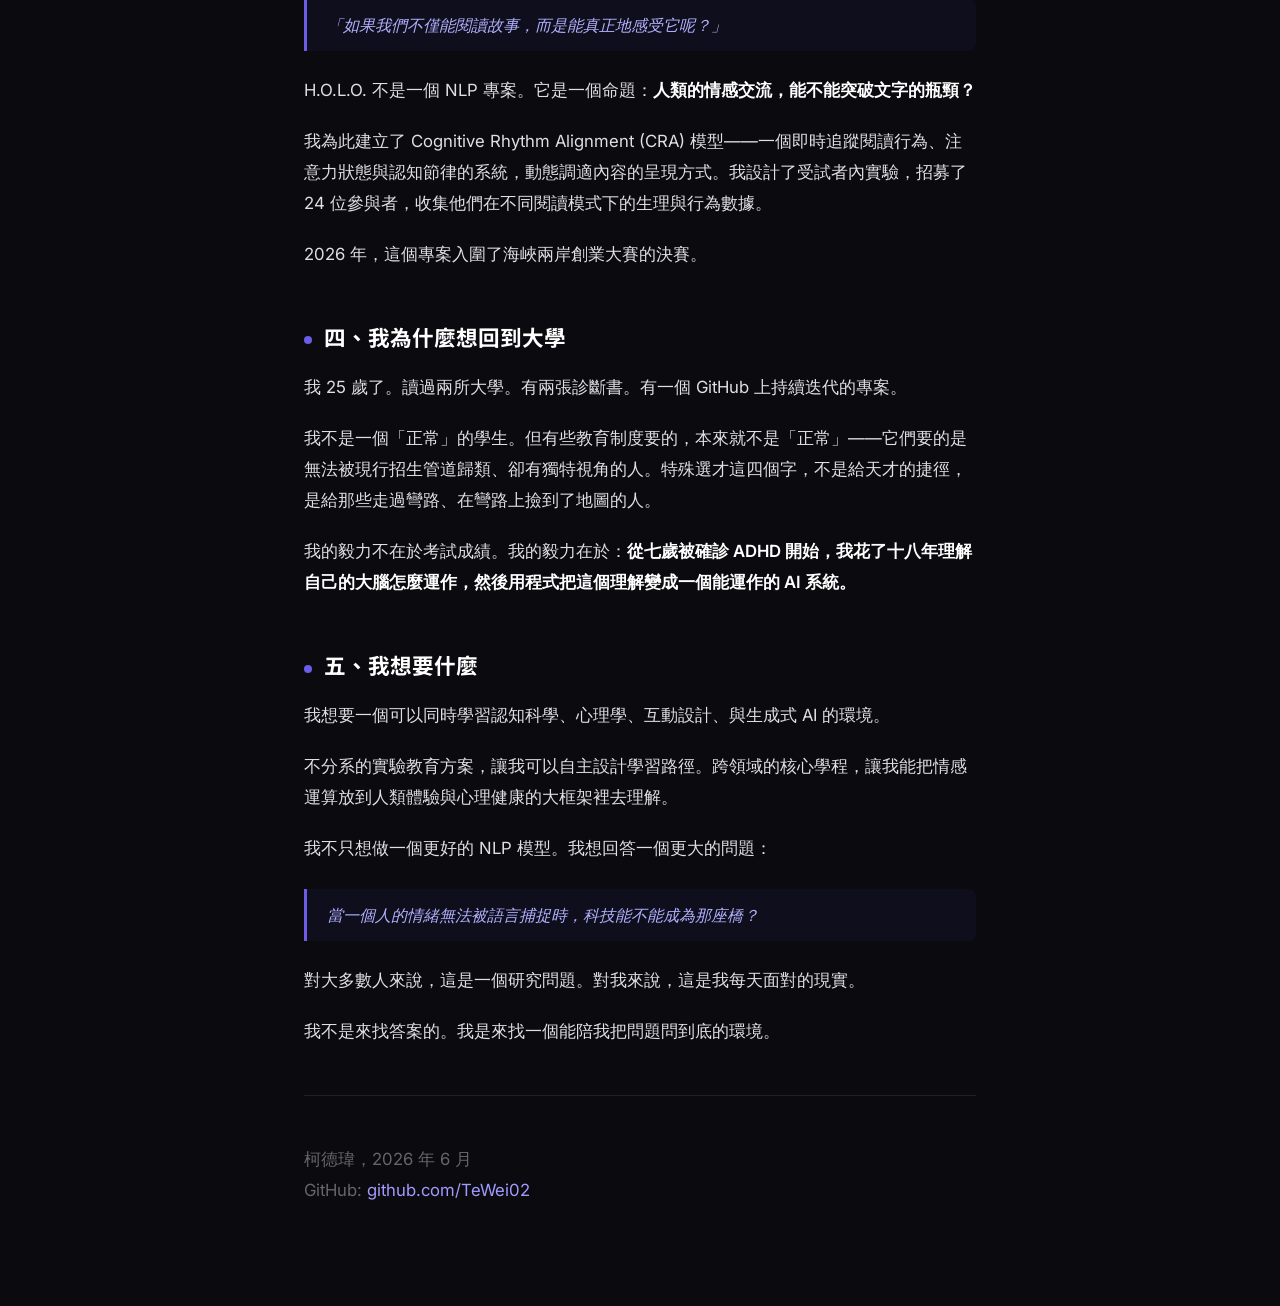
<file: articles/emotion-research.html>
<!DOCTYPE html>
<html lang="zh-Hant">
<head>
    <meta charset="UTF-8">
    <meta name="viewport" content="width=device-width, initial-scale=1.0">
    <title>當情緒成為研究對象 — 柯德瑋 Te-Wei Ko</title>
    <meta name="description" content="一個 ADHD/MDD 開發者的自白：從診斷書到 Project H.O.L.O.，科技如何成為情感交流的橋樑。">
    <link rel="stylesheet" href="../css/style.css">
    <link rel="preconnect" href="https://fonts.googleapis.com">
    <link rel="preconnect" href="https://fonts.gstatic.com" crossorigin>
    <link href="https://fonts.googleapis.com/css2?family=Inter:wght@300;400;500;600;700;800&family=Noto+Sans+TC:wght@300;400;500;700;900&family=JetBrains+Mono:wght@400;500&display=swap" rel="stylesheet">
    <style>
        .article-page { padding-top: 100px; min-height: 100vh; background: #0a0a0f; color: #e0e0e0; }
        .article-container { max-width: 720px; margin: 0 auto; padding: 0 24px 80px; }
        .article-title { font-family: 'Noto Sans TC', sans-serif; font-size: 2rem; font-weight: 900; line-height: 1.4; color: #fff; margin-bottom: 12px; }
        .article-subtitle { font-size: 1.05rem; color: #888; margin-bottom: 48px; border-left: 3px solid #6c5ce7; padding-left: 16px; }
        .article-body h2 { font-family: 'Noto Sans TC', sans-serif; font-size: 1.35rem; font-weight: 700; color: #fff; margin-top: 48px; margin-bottom: 16px; }
        .article-body h2::before { content: ""; display: inline-block; width: 8px; height: 8px; background: #6c5ce7; border-radius: 50%; margin-right: 12px; vertical-align: middle; }
        .article-body p { font-size: 1.05rem; line-height: 1.85; margin-bottom: 20px; }
        .article-body blockquote { border-left: 3px solid #6c5ce7; padding: 12px 20px; margin: 24px 0; color: #b0b0ff; font-style: italic; background: rgba(108,92,231,0.06); border-radius: 0 8px 8px 0; }
        .article-body strong { color: #fff; font-weight: 600; }
        .article-body a { color: #a29bfe; text-decoration: none; border-bottom: 1px solid transparent; transition: border-color 0.2s; }
        .article-body a:hover { border-color: #a29bfe; }
        .article-body hr { border: none; border-top: 1px solid #222; margin: 48px 0; }
        .article-signature { margin-top: 48px; color: #666; font-size: 0.95rem; }
        .article-signature a { color: #a29bfe; text-decoration: none; }
    </style>
</head>
<body>

    <nav class="nav" id="nav">
        <div class="nav-inner">
            <a href="../index.html" class="nav-logo">TW</a>
            <div class="nav-links" id="nav-links">
                <a href="../index.html#research" class="nav-link">Research</a>
                <a href="../index.html#projects" class="nav-link">Projects</a>
                <a href="index.html" class="nav-link">Articles</a>
                <a href="../publications/" class="nav-link">Publications</a>
                <a href="../index.html#contact" class="nav-link">Contact</a>
                <a href="../benchmarks/" class="nav-link">Benchmarks</a>
                <a href="../services/" class="nav-link">Services</a>
            </div>
            <button class="nav-toggle" id="nav-toggle" aria-label="Menu">
                <span></span><span></span>
            </button>
        </div>
    </nav>

    <main class="article-page">
        <div class="article-container">
            <h1 class="article-title">當情緒成為研究對象：<br>一個 ADHD/MDD 開發者的自白</h1>
            <p class="article-subtitle">不是為了賣慘，是為了說清楚——我為什麼站在這裡。</p>

            <div class="article-body">

                <h2>一、診斷書上的兩個名字</h2>
                <p>我有兩張診斷書。一張寫著 ADHD（注意力不足過動症），確診於 2008 年——那年我才七歲。另一張寫著 MDD（重度憂鬱症），確診於 2022 年——那年我二十一歲。</p>
                <p>ADHD 陪了我幾乎整個求學階段。小學時坐不住、中學時作業永遠交不出來、老師寫聯絡簿說「聰明但不努力」——這些話我聽了一整個童年。MDD 則是高中畢業後才慢慢浮現：情緒的劇烈起伏、對未來的虛無感、早晨起不了床的沉重。這些不是「想開一點」就能解決的。</p>
                <p>兩張診斷書，加起來不是一個病人的故事。是一個研究者誕生的起點。</p>

                <h2>二、兩所大學，一段覺醒</h2>
                <p>2020 年秋天，我進入正修科技大學室內設計系。我以為設計是一條路——視覺、空間、美感。但只讀了一學期，我就知道不對。不是科系的問題，是我的問題：ADHD 讓我在需要長時間專注的工作室課程裡舉步維艱，MDD 則在那一年的冬天全面襲來，最終在 2022 年正式確診。</p>
                <p>我離開了正修。接下來幾年是漫長的空白——不是什麼都沒做，而是在迷茫中摸索。我試過自學、試過工作、試過什麼都不做。直到我開始接觸程式。</p>
                <p>程式碼給了我一種前所未有的掌控感。它不 judge 我的情緒，不會因為我分心而懲罰我。我可以寫到一半放空、回來繼續。我可以深夜睡不著時打開 IDE，早上起不來時不必道歉。</p>
                <p>2025 年秋天，我重新回到大學——南臺科技大學資訊工程系。這一次，我不是來拿學位的。我是來拿工具的。</p>
                <p>但我仍然覺得少了什麼。我會寫程式、會架伺服器、會訓練模型——但這些技能要拿去解決什麼問題？</p>
                <p>這個問題困擾了我很久。直到我開始做 Project H.O.L.O.。</p>

                <h2>三、一個命題的浮現</h2>
                <p>ADHD 讓我很難專注閱讀長篇文字。MDD 讓我在某些日子裡，連一句話都說不完整。</p>
                <p>但我在寫程式的時候，發現一件事：<strong>程式碼是我能掌控的語言，它不會 judge 我的情緒，也不會因為我分心而懲罰我。</strong></p>
                <p>於是我開始想：如果文字對某些人來說是障礙，那有沒有另一種方式，可以傳遞文字背後的情感？</p>
                <p>這就是 Project H.O.L.O. 的起點。</p>
                <blockquote>「如果我們不僅能閱讀故事，而是能真正地感受它呢？」</blockquote>
                <p>H.O.L.O. 不是一個 NLP 專案。它是一個命題：<strong>人類的情感交流，能不能突破文字的瓶頸？</strong></p>
                <p>我為此建立了 Cognitive Rhythm Alignment (CRA) 模型——一個即時追蹤閱讀行為、注意力狀態與認知節律的系統，動態調適內容的呈現方式。我設計了受試者內實驗，招募了 24 位參與者，收集他們在不同閱讀模式下的生理與行為數據。</p>
                <p>2026 年，這個專案入圍了海峽兩岸創業大賽的決賽。</p>

                <h2>四、我為什麼想回到大學</h2>
                <p>我 25 歲了。讀過兩所大學。有兩張診斷書。有一個 GitHub 上持續迭代的專案。</p>
                <p>我不是一個「正常」的學生。但有些教育制度要的，本來就不是「正常」——它們要的是無法被現行招生管道歸類、卻有獨特視角的人。特殊選才這四個字，不是給天才的捷徑，是給那些走過彎路、在彎路上撿到了地圖的人。</p>
                <p>我的毅力不在於考試成績。我的毅力在於：<strong>從七歲被確診 ADHD 開始，我花了十八年理解自己的大腦怎麼運作，然後用程式把這個理解變成一個能運作的 AI 系統。</strong></p>

                <h2>五、我想要什麼</h2>
                <p>我想要一個可以同時學習認知科學、心理學、互動設計、與生成式 AI 的環境。</p>
                <p>不分系的實驗教育方案，讓我可以自主設計學習路徑。跨領域的核心學程，讓我能把情感運算放到人類體驗與心理健康的大框架裡去理解。</p>
                <p>我不只想做一個更好的 NLP 模型。我想回答一個更大的問題：</p>
                <blockquote>當一個人的情緒無法被語言捕捉時，科技能不能成為那座橋？</blockquote>
                <p>對大多數人來說，這是一個研究問題。對我來說，這是我每天面對的現實。</p>
                <p>我不是來找答案的。我是來找一個能陪我把問題問到底的環境。</p>

                <hr>

                <p class="article-signature">
                    柯德瑋，2026 年 6 月<br>
                    GitHub: <a href="https://github.com/TeWei02">github.com/TeWei02</a>
                </p>

            </div>
        </div>
    </main>

</body>
</html>
</file>
<file: css/style.css>
/* ============================================================
   柯德瑋 Te-Wei Ko — Portfolio Design System
   Dark editorial theme · Magazine-grade typography · Minimalist
   ============================================================ */

/* --- CSS Custom Properties --- */
:root {
    --bg-base: #060608;
    --bg-surface: #0b0b10;
    --bg-card: #111118;
    --bg-card-hover: #16161f;
    --bg-elevated: #1a1a24;

    --border-subtle: rgba(255, 255, 255, 0.05);
    --border-default: rgba(255, 255, 255, 0.08);
    --border-active: rgba(255, 255, 255, 0.14);

    --text-primary: #e6e6ed;
    --text-secondary: #9a9aa6;
    --text-tertiary: #64646e;
    --text-muted: #484850;

    --accent: #00d4aa;
    --accent-dim: rgba(0, 212, 170, 0.12);
    --accent-glow: rgba(0, 212, 170, 0.25);
    --accent-2: #8b9cf7;
    --accent-2-dim: rgba(139, 156, 247, 0.1);
    --accent-amber: #e8a850;

    --font-sans: 'Inter', -apple-system, BlinkMacSystemFont, 'Segoe UI', sans-serif;
    --font-tc: 'Noto Sans TC', sans-serif;
    --font-mono: 'JetBrains Mono', 'SF Mono', 'Fira Code', monospace;

    --max-width: 960px;
    --nav-h: 56px;

    --radius-sm: 6px;
    --radius-md: 10px;
    --radius-lg: 16px;
    --radius-xl: 24px;

    --ease-out: cubic-bezier(0.16, 1, 0.3, 1);
    --ease-in-out: cubic-bezier(0.65, 0, 0.35, 1);
}

/* --- Reset --- */
*, *::before, *::after { margin: 0; padding: 0; box-sizing: border-box; }

html {
    scroll-behavior: smooth;
    -webkit-font-smoothing: antialiased;
    -moz-osx-font-smoothing: grayscale;
    text-rendering: optimizeLegibility;
    font-size: 16px;
}

body {
    font-family: var(--font-sans);
    background: var(--bg-base);
    color: var(--text-primary);
    line-height: 1.75;
    overflow-x: hidden;
}

::selection { background: var(--accent-dim); color: var(--accent); }

img { display: block; max-width: 100%; }
a { color: inherit; text-decoration: none; }

/* --- Container --- */
.container {
    width: 100%;
    max-width: var(--max-width);
    margin: 0 auto;
    padding: 0 24px;
}

/* ============================================================
   NAVIGATION
   ============================================================ */
.nav {
    position: fixed;
    top: 0; left: 0; right: 0;
    height: var(--nav-h);
    z-index: 100;
    transition: background 0.3s var(--ease-out), box-shadow 0.3s var(--ease-out);
}
.nav.scrolled {
    background: rgba(6, 6, 8, 0.85);
    -webkit-backdrop-filter: blur(16px) saturate(180%);
    backdrop-filter: blur(16px) saturate(180%);
    box-shadow: 0 1px 0 var(--border-subtle);
}

.nav-inner {
    max-width: var(--max-width);
    margin: 0 auto;
    padding: 0 24px;
    height: 100%;
    display: flex;
    align-items: center;
    justify-content: space-between;
}

.nav-logo {
    font-family: var(--font-mono);
    font-size: 1.05rem;
    font-weight: 500;
    letter-spacing: 0.04em;
    color: var(--text-primary);
    transition: color 0.2s;
}
.nav-logo:hover { color: var(--accent); }

.nav-links {
    display: flex;
    gap: 32px;
    list-style: none;
}
.nav-link {
    font-size: 0.875rem;
    font-weight: 400;
    color: var(--text-secondary);
    letter-spacing: 0.01em;
    transition: color 0.2s;
    position: relative;
}
.nav-link:hover, .nav-link.active { color: var(--text-primary); }
.nav-link.active::after {
    content: '';
    position: absolute;
    bottom: -4px; left: 0; right: 0;
    height: 1.5px;
    background: var(--accent);
    border-radius: 1px;
}

.nav-toggle {
    display: none;
    flex-direction: column;
    gap: 5px;
    background: none;
    border: none;
    cursor: pointer;
    padding: 4px;
}
.nav-toggle span {
    display: block;
    width: 20px;
    height: 1.5px;
    background: var(--text-primary);
    border-radius: 1px;
    transition: transform 0.3s var(--ease-out), opacity 0.2s;
}
.nav-toggle.active span:first-child { transform: translateY(3.25px) rotate(45deg); }
.nav-toggle.active span:last-child { transform: translateY(-3.25px) rotate(-45deg); }

/* ============================================================
   HERO
   ============================================================ */
.hero {
    position: relative;
    min-height: 100vh;
    display: flex;
    align-items: center;
    justify-content: center;
    padding: 120px 24px 80px;
    overflow: hidden;
}

.hero-bg {
    position: absolute;
    inset: 0;
    background:
        radial-gradient(ellipse 70% 50% at 50% 0%, rgba(0, 212, 170, 0.06) 0%, transparent 55%),
        radial-gradient(ellipse 50% 40% at 80% 60%, rgba(139, 156, 247, 0.04) 0%, transparent 55%),
        radial-gradient(ellipse 40% 30% at 20% 80%, rgba(232, 168, 80, 0.03) 0%, transparent 55%);
    pointer-events: none;
}

.hero-content {
    position: relative;
    text-align: center;
    max-width: 780px;
}

/* Avatar */
.hero-avatar-wrap {
    position: relative;
    display: inline-block;
    margin-bottom: 36px;
}
.hero-avatar-glow {
    position: absolute;
    inset: -12px;
    border-radius: 50%;
    background: radial-gradient(circle, var(--accent-dim) 0%, transparent 70%);
    animation: avatarPulse 4s ease-in-out infinite;
}
@keyframes avatarPulse {
    0%, 100% { opacity: 0.6; transform: scale(1); }
    50% { opacity: 1; transform: scale(1.04); }
}
.hero-avatar {
    position: relative;
    width: 96px;
    height: 96px;
    border-radius: 50%;
    border: 2px solid var(--border-default);
    object-fit: cover;
}

/* Name */
.hero-name {
    font-family: var(--font-tc);
    font-size: clamp(2.5rem, 6vw, 4rem);
    font-weight: 900;
    letter-spacing: 0.04em;
    line-height: 1.15;
    margin-bottom: 8px;
    display: flex;
    flex-direction: column;
    align-items: center;
    gap: 4px;
}
.hero-name-en {
    font-family: var(--font-sans);
    font-size: 0.35em;
    font-weight: 300;
    letter-spacing: 0.08em;
    color: var(--text-secondary);
    text-transform: uppercase;
}

/* Tagline */
.hero-tagline-wrap {
    margin: 40px 0 32px;
}
.hero-tagline {
    font-family: var(--font-tc);
    font-size: clamp(1.25rem, 3vw, 1.75rem);
    font-weight: 500;
    line-height: 1.55;
    color: var(--text-primary);
    letter-spacing: 0.03em;
    margin-bottom: 16px;
}
.hero-tagline-accent {
    color: var(--accent);
    font-weight: 700;
}
.hero-tagline-en {
    font-family: var(--font-sans);
    font-size: clamp(1rem, 2.2vw, 1.2rem);
    font-weight: 300;
    font-style: italic;
    color: var(--text-secondary);
    letter-spacing: 0.02em;
    line-height: 1.4;
}
.hero-tagline-accent-en {
    color: var(--accent);
    font-style: normal;
    font-weight: 500;
}

/* Bio */
.hero-bio {
    font-size: 0.95rem;
    color: var(--text-tertiary);
    line-height: 1.7;
    margin-bottom: 36px;
}

/* CTA Links */
.hero-cta {
    display: flex;
    justify-content: center;
    gap: 20px;
    flex-wrap: wrap;
}
.hero-link {
    display: inline-flex;
    align-items: center;
    gap: 7px;
    padding: 9px 20px;
    border-radius: var(--radius-xl);
    font-size: 0.85rem;
    font-weight: 500;
    letter-spacing: 0.01em;
    background: var(--bg-card);
    border: 1px solid var(--border-default);
    color: var(--text-secondary);
    transition: all 0.25s var(--ease-out);
}
.hero-link svg { width: 16px; height: 16px; }
.hero-link:hover {
    color: var(--text-primary);
    border-color: var(--border-active);
    background: var(--bg-card-hover);
    transform: translateY(-1px);
}

/* Scroll indicator */
.hero-scroll {
    position: absolute;
    bottom: 32px;
    left: 50%;
    transform: translateX(-50%);
    animation: bounce 2s ease-in-out infinite;
}
.hero-scroll span {
    display: block;
    width: 20px;
    height: 20px;
    border-right: 1.5px solid var(--text-tertiary);
    border-bottom: 1.5px solid var(--text-tertiary);
    transform: rotate(45deg);
    opacity: 0.5;
}
@keyframes bounce {
    0%, 100% { transform: translateX(-50%) translateY(0); }
    50% { transform: translateX(-50%) translateY(8px); }
}

/* ============================================================
   SECTIONS (shared)
   ============================================================ */
.section {
    padding: 120px 0;
}

.section-label {
    font-family: var(--font-mono);
    font-size: 0.75rem;
    font-weight: 500;
    letter-spacing: 0.12em;
    text-transform: uppercase;
    color: var(--accent);
    margin-bottom: 12px;
}

.section-title {
    font-family: var(--font-tc);
    font-size: clamp(1.75rem, 4vw, 2.5rem);
    font-weight: 700;
    letter-spacing: 0.02em;
    line-height: 1.25;
    margin-bottom: 16px;
}

.section-desc {
    font-size: 1rem;
    color: var(--text-secondary);
    line-height: 1.7;
    max-width: 640px;
    margin-bottom: 64px;
}

/* ============================================================
   RESEARCH
   ============================================================ */
.research-grid {
    display: grid;
    grid-template-columns: repeat(3, 1fr);
    gap: 24px;
    margin-bottom: 80px;
}

.research-card {
    background: var(--bg-card);
    border: 1px solid var(--border-subtle);
    border-radius: var(--radius-lg);
    padding: 36px 28px;
    transition: all 0.35s var(--ease-out);
    position: relative;
    overflow: hidden;
}
.research-card::before {
    content: '';
    position: absolute;
    top: 0; left: 0; right: 0;
    height: 1px;
    background: linear-gradient(90deg, transparent, var(--accent-dim), transparent);
    opacity: 0;
    transition: opacity 0.35s var(--ease-out);
}
.research-card:hover {
    border-color: var(--border-active);
    background: var(--bg-card-hover);
    transform: translateY(-2px);
}
.research-card:hover::before { opacity: 1; }

.research-card-icon {
    width: 44px;
    height: 44px;
    border-radius: var(--radius-md);
    background: var(--accent-dim);
    display: flex;
    align-items: center;
    justify-content: center;
    margin-bottom: 20px;
}
.research-card-icon svg {
    width: 22px;
    height: 22px;
    color: var(--accent);
}

.research-card h3 {
    font-family: var(--font-tc);
    font-size: 1.15rem;
    font-weight: 700;
    letter-spacing: 0.03em;
    margin-bottom: 2px;
}
.research-card > p {
    font-size: 0.8rem;
    color: var(--text-tertiary);
    letter-spacing: 0.03em;
    margin-bottom: 16px;
}
.research-card-detail {
    font-size: 0.875rem;
    color: var(--text-secondary);
    line-height: 1.7;
}

/* --- H.O.L.O. Mission --- */
.holo-mission {
    position: relative;
    max-width: 720px;
    margin: 0 auto;
    text-align: center;
    padding: 48px 0 0;
}
.holo-line {
    width: 40px;
    height: 2px;
    background: var(--accent);
    margin: 0 auto 28px;
    border-radius: 1px;
}
.holo-label {
    font-family: var(--font-mono);
    font-size: 0.75rem;
    font-weight: 500;
    letter-spacing: 0.14em;
    color: var(--accent);
    text-transform: uppercase;
    margin-bottom: 24px;
}
.holo-quote {
    font-family: var(--font-tc);
    font-size: 1.05rem;
    font-weight: 500;
    color: var(--text-primary);
    line-height: 1.8;
    letter-spacing: 0.02em;
    margin-bottom: 28px;
    font-style: italic;
}
.holo-desc {
    font-size: 0.925rem;
    color: var(--text-secondary);
    line-height: 1.8;
}

/* ============================================================
   PROJECTS — Featured Cards
   ============================================================ */
.project-featured {
    position: relative;
    background: var(--bg-card);
    border: 1px solid var(--border-subtle);
    border-radius: var(--radius-xl);
    padding: 44px 40px;
    margin-bottom: 28px;
    transition: all 0.35s var(--ease-out);
    overflow: hidden;
}
.project-featured:last-of-type { margin-bottom: 64px; }

.project-featured-bg {
    position: absolute;
    inset: 0;
    background: radial-gradient(ellipse 80% 80% at 100% 0%, var(--accent-dim), transparent 60%);
    opacity: 0;
    transition: opacity 0.5s var(--ease-out);
    pointer-events: none;
}
.project-featured:hover { border-color: var(--border-active); transform: translateY(-1px); }
.project-featured:hover .project-featured-bg { opacity: 0.5; }

.project-featured-content { position: relative; }

.project-featured-meta {
    display: flex;
    align-items: center;
    gap: 12px;
    margin-bottom: 16px;
}
.project-featured-badge {
    font-family: var(--font-mono);
    font-size: 0.7rem;
    font-weight: 500;
    letter-spacing: 0.08em;
    text-transform: uppercase;
    color: var(--accent);
    background: var(--accent-dim);
    padding: 3px 10px;
    border-radius: var(--radius-sm);
}
.project-featured-lang {
    font-size: 0.75rem;
    color: var(--text-tertiary);
    letter-spacing: 0.03em;
}

.project-featured-title {
    font-family: var(--font-mono);
    font-size: 1.75rem;
    font-weight: 500;
    letter-spacing: -0.02em;
    margin-bottom: 6px;
}
.project-featured-subtitle {
    font-family: var(--font-tc);
    font-size: 1rem;
    color: var(--text-secondary);
    margin-bottom: 20px;
    letter-spacing: 0.02em;
}
.project-featured-desc {
    font-size: 0.9rem;
    color: var(--text-secondary);
    line-height: 1.75;
    max-width: 680px;
    margin-bottom: 24px;
}

/* Stats */
.project-featured-stats {
    display: flex;
    gap: 32px;
    margin-bottom: 24px;
    padding: 16px 20px;
    background: rgba(255, 255, 255, 0.015);
    border-radius: var(--radius-md);
    border: 1px solid var(--border-subtle);
}
.project-stat { text-align: center; flex: 1; }
.project-stat-value {
    display: block;
    font-family: var(--font-mono);
    font-size: 1.05rem;
    font-weight: 500;
    color: var(--accent);
    margin-bottom: 2px;
}
.project-stat-label {
    font-size: 0.72rem;
    color: var(--text-tertiary);
    letter-spacing: 0.02em;
}

/* Tags */
.project-featured-tags {
    display: flex;
    flex-wrap: wrap;
    gap: 8px;
    margin-bottom: 24px;
}
.project-featured-tags span {
    font-size: 0.72rem;
    color: var(--text-tertiary);
    background: rgba(255, 255, 255, 0.03);
    padding: 4px 10px;
    border-radius: var(--radius-sm);
    border: 1px solid var(--border-subtle);
    letter-spacing: 0.02em;
}

.project-featured-link {
    display: inline-flex;
    align-items: center;
    gap: 6px;
    font-family: var(--font-mono);
    font-size: 0.8rem;
    font-weight: 500;
    color: var(--accent);
    letter-spacing: 0.03em;
    transition: gap 0.25s var(--ease-out);
}
.project-featured-link:hover { gap: 10px; }

/* ============================================================
   PROJECTS — Mini Grid
   ============================================================ */
.projects-mini { padding-top: 16px; }

.projects-mini-title {
    font-family: var(--font-tc);
    font-size: 1.1rem;
    font-weight: 600;
    margin-bottom: 24px;
    letter-spacing: 0.02em;
}

.projects-mini-grid {
    display: grid;
    grid-template-columns: repeat(3, 1fr);
    gap: 16px;
}

.project-mini-card {
    display: flex;
    align-items: flex-start;
    gap: 14px;
    padding: 18px 20px;
    background: var(--bg-card);
    border: 1px solid var(--border-subtle);
    border-radius: var(--radius-md);
    transition: all 0.25s var(--ease-out);
}
.project-mini-card:hover {
    border-color: var(--border-active);
    background: var(--bg-card-hover);
    transform: translateY(-1px);
}

.project-mini-icon {
    font-family: var(--font-mono);
    font-size: 1.3rem;
    color: var(--accent);
    line-height: 1;
    flex-shrink: 0;
    width: 28px;
    text-align: center;
}

.project-mini-card h4 {
    font-family: var(--font-mono);
    font-size: 0.85rem;
    font-weight: 500;
    margin-bottom: 3px;
}
.project-mini-card p {
    font-size: 0.75rem;
    color: var(--text-tertiary);
    line-height: 1.4;
}

/* ============================================================
   CONTACT
   ============================================================ */
.contact-grid {
    display: grid;
    grid-template-columns: repeat(3, 1fr);
    gap: 20px;
}

.contact-card {
    display: flex;
    flex-direction: column;
    align-items: center;
    gap: 10px;
    padding: 36px 24px;
    background: var(--bg-card);
    border: 1px solid var(--border-subtle);
    border-radius: var(--radius-lg);
    text-align: center;
    transition: all 0.3s var(--ease-out);
}
.contact-card:hover {
    border-color: var(--border-active);
    background: var(--bg-card-hover);
    transform: translateY(-2px);
}

.contact-card-icon {
    width: 48px;
    height: 48px;
    border-radius: 50%;
    background: var(--accent-dim);
    display: flex;
    align-items: center;
    justify-content: center;
    margin-bottom: 4px;
}
.contact-card-icon svg {
    width: 22px;
    height: 22px;
    color: var(--accent);
}

.contact-card-label {
    font-family: var(--font-mono);
    font-size: 0.72rem;
    font-weight: 500;
    letter-spacing: 0.08em;
    text-transform: uppercase;
    color: var(--text-tertiary);
}
.contact-card-value {
    font-size: 0.875rem;
    color: var(--text-secondary);
    word-break: break-all;
}

/* ============================================================
   FOOTER
   ============================================================ */
.footer {
    padding: 48px 0;
    border-top: 1px solid var(--border-subtle);
    text-align: center;
}
.footer p {
    font-size: 0.8rem;
    color: var(--text-muted);
    letter-spacing: 0.02em;
}
.footer-tagline {
    margin-top: 6px;
    font-size: 0.75rem !important;
    color: var(--text-tertiary) !important;
}

/* ============================================================
   REVEAL ANIMATIONS
   ============================================================ */
.reveal {
    opacity: 0;
    transform: translateY(28px);
    transition: opacity 0.7s var(--ease-out), transform 0.7s var(--ease-out);
}
.reveal.visible {
    opacity: 1;
    transform: translateY(0);
}

/* Stagger children */
.research-grid .reveal:nth-child(1) { transition-delay: 0s; }
.research-grid .reveal:nth-child(2) { transition-delay: 0.08s; }
.research-grid .reveal:nth-child(3) { transition-delay: 0.16s; }

/* ============================================================
   RESPONSIVE
   ============================================================ */

/* Tablet */
@media (max-width: 768px) {
    .section { padding: 80px 0; }

    .nav-links {
        position: fixed;
        top: var(--nav-h);
        left: 0; right: 0;
        background: rgba(6, 6, 8, 0.95);
        -webkit-backdrop-filter: blur(20px);
        backdrop-filter: blur(20px);
        flex-direction: column;
        align-items: center;
        gap: 0;
        padding: 16px 0;
        border-bottom: 1px solid var(--border-subtle);
        transform: translateY(-100%);
        opacity: 0;
        pointer-events: none;
        transition: all 0.3s var(--ease-out);
    }
    .nav-links.open {
        transform: translateY(0);
        opacity: 1;
        pointer-events: auto;
    }
    .nav-link {
        display: block;
        padding: 14px 24px;
        font-size: 0.9rem;
    }
    .nav-toggle { display: flex; }

    .research-grid { grid-template-columns: 1fr; gap: 16px; }
    .project-featured { padding: 28px 24px; }
    .project-featured-stats { flex-direction: column; gap: 12px; }
    .projects-mini-grid { grid-template-columns: 1fr; }
    .contact-grid { grid-template-columns: 1fr; }
}

/* Small phone */
@media (max-width: 480px) {
    .hero { padding: 100px 16px 60px; }
    .hero-avatar { width: 72px; height: 72px; }
    .project-featured-title { font-size: 1.35rem; }
}

/* ---------- benchmarks callout ---------- */
.bench-callout {
    display: block;
    margin-top: 24px;
    padding: 24px 26px;
    background: var(--bg-card);
    border: 1px solid var(--border-default);
    border-radius: var(--radius-lg);
    text-decoration: none;
    transition: border-color 0.25s var(--ease-out), background 0.25s var(--ease-out);
}
.bench-callout:hover { border-color: var(--accent); background: var(--bg-card-hover); }
.bench-callout-head {
    display: flex;
    align-items: center;
    justify-content: space-between;
    gap: 12px;
    margin-bottom: 10px;
}
.bench-callout-label {
    font-family: var(--font-mono);
    font-size: 0.72rem;
    letter-spacing: 0.14em;
    text-transform: uppercase;
    color: var(--accent);
}
.bench-callout-arrow {
    font-family: var(--font-mono);
    font-size: 1.1rem;
    color: var(--text-tertiary);
    transition: transform 0.25s var(--ease-out), color 0.25s var(--ease-out);
}
.bench-callout:hover .bench-callout-arrow { color: var(--accent); transform: translateX(4px); }
.bench-callout-title {
    font-family: var(--font-tc);
    font-size: 1.2rem;
    font-weight: 700;
    color: var(--text-primary);
    margin: 0 0 8px;
}
.bench-callout-desc {
    color: var(--text-secondary);
    font-size: 0.95rem;
    line-height: 1.75;
    margin: 0;
}
</file>
